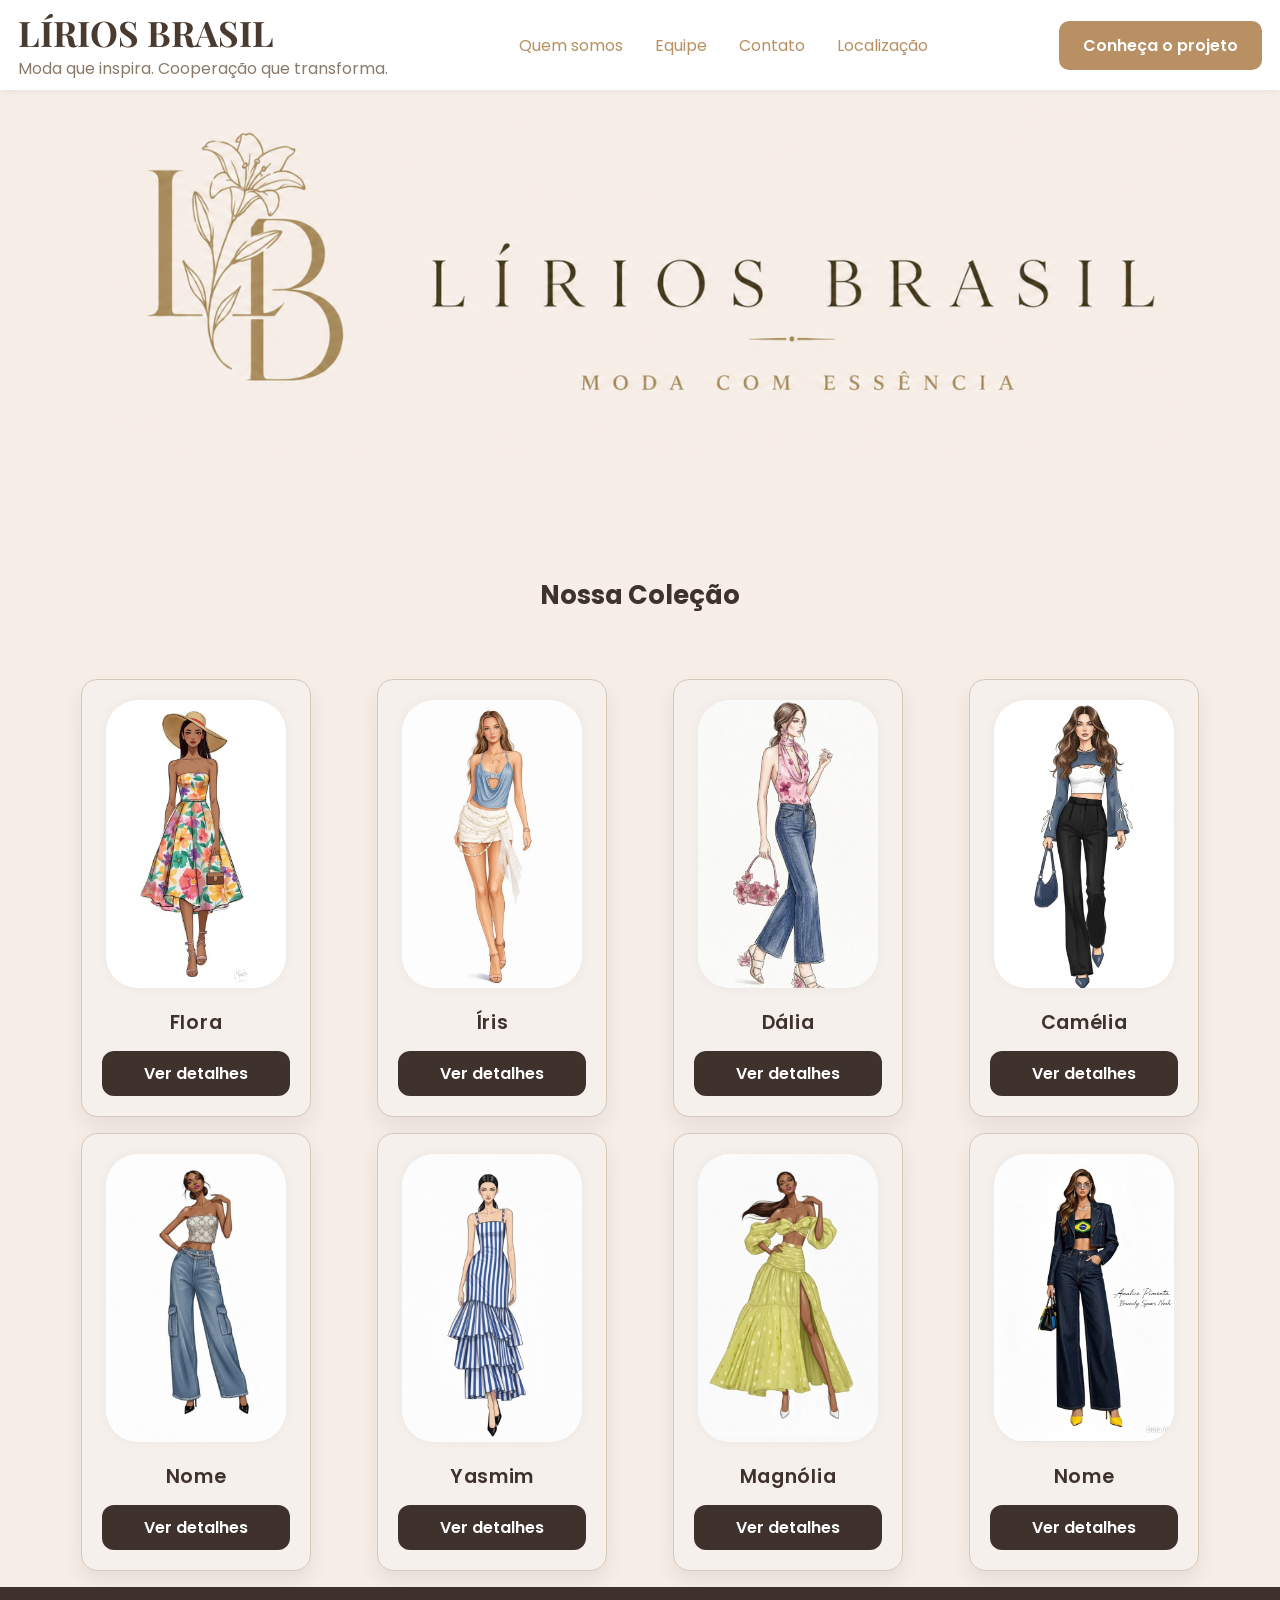
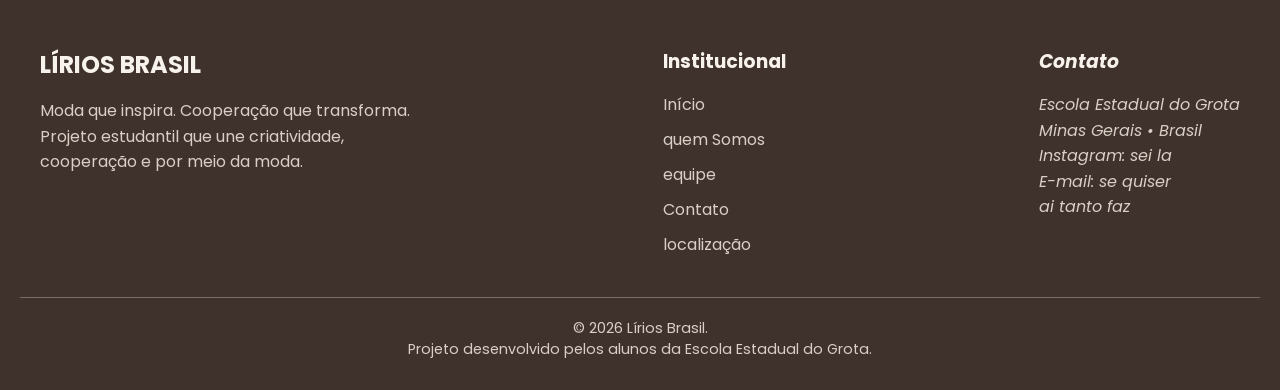
<file: pagina-principal/index.html>
<!DOCTYPE html>
<html lang="pt-BR">
<head>
    <meta charset="UTF-8">
    <meta name="viewport" content="width=device-width, initial-scale=1.0">
    <title>Lírios Brasil</title>

    <link rel="stylesheet" href="css/style.css">
    <link rel="stylesheet" href="css/basic.css">
    <link rel="stylesheet" href="css/cards.css">
    <link rel="stylesheet" href="css/scripts.css">
</head>
<body>
    <header id="inicio">
        <div class="logo">
            <h1>LÍRIOS BRASIL</h1>
            <p>Moda que inspira. Cooperação que transforma.</p>
        </div>
        <div id="ativo">
            <nav class="navegacao">
                <a href="paginas-navegacao/quem-somos.html" rel="next" target="_self">Quem somos</a>
                <a href="#" class="desenvolvimento">Equipe</a>
                <a href="#secao-contato">Contato</a>
                <a href="#" class="desenvolvimento">Localização</a>
            </nav>
        </div>
        <a href="#" class="botao">Conheça o projeto</a>
        <button id="barra-lateral" aria-label="Abrir menu">
            ☰
        </button>
    </header>
    <main class="container">
        <section class="banner"></section>
        <!-- <div class="controle-tamanho">
            <section class="apresentacao">
                <h2>Conheça a Lírios Brasil</h2>
                <p class="slogan">Moda que inspira. Cooperação que transforma. lorem</p>
                <p> Texto introutorio pra conhecer um pouco sobre a marca. Lorem ipsum dolor sit amet consectetur adipisicing elit. Aut iste itaque neque tempora quam hic earum magni nobis fuga, beatae perferendis quo sequi quasi error explicabo necessitatibus odio, nulla repellat! Lorem ipsum dolor sit amet consectetur, adipisicing elit. Repellendus provident sapiente nostrum voluptates maiores harum ullam ipsam quam doloremque vel dolor, impedit odio minus. Dignissimos vel sed facilis at aut?</p>
            </section>
        </div> -->
        <section class="colecao">
             <div class="titulo-colecao">
                <h2>Nossa Coleção</h2> 
                <!-- TEXTO/MUDAR TÍTULO -->
            </div>
            <section class="galeria">
                <div class="modelo">
                    <img src="imagens/roupas/roupa1.jpeg" alt="Modelo de roupa feminina 1" class="fotos">
                    <div class="item-flex">
                        <h3>Flora</h3>
                        <a href="modelos-de-roupas/flora.html" class="compra">Ver detalhes</a>
                    </div>
                </div>
                <div class="modelo">
                    <img src="imagens/roupas/roupa2.jpeg" alt="Modelo de roupa feminina 2" class="fotos">
                    <div class="item-flex">
                        <h3>Íris</h3>
                        <a href="modelos-de-roupas/iris.html" class="compra">Ver detalhes</a>
                    </div>
                </div>

                <div class="modelo">
                    <img src="imagens/roupas/roupa3.jpeg" alt="Modelo de roupa feminina 3" class="fotos">
                    <div class="item-flex">
                        <h3>Dália</h3>
                        <a href="modelos-de-roupas/dalia.html" class="compra">Ver detalhes</a>
                    </div>
                </div>

                <div class="modelo">
                    <img src="imagens/roupas/roupa4.jpeg" alt="Modelo de roupa feminina 4" class="fotos">
                    <div class="item-flex">
                        <h3>Camélia</h3>
                        <a href="modelos-de-roupas/camelia.html" class="compra">Ver detalhes</a>
                    </div>
                </div>

                <div class="modelo">
                    <img src="imagens/roupas/roupa5.jpeg" alt="Modelo de roupa feminina 5" class="fotos">
                    <div class="item-flex">
                        <h3>Nome</h3>
                        <a href="modelos-de-roupas/indef1.html" class="compra">Ver detalhes</a>
                    </div>
                </div>

                <div class="modelo">
                    <img src="imagens/roupas/roupa6.jpeg" alt="Modelo de roupa feminina 6" class="fotos">
                    <div class="item-flex">
                        <h3>Yasmim</h3>
                        <a href="modelos-de-roupas/yasmim.html" class="compra">Ver detalhes</a>
                    </div>
                </div>

                <div class="modelo">
                    <img src="imagens/roupas/roupa7.jpeg" alt="Modelo de roupa feminina 7" class="fotos">
                    <div class="item-flex">
                        <h3>Magnólia</h3>
                        <a href="modelos-de-roupas/magnolia.html" class="compra">Ver detalhes</a>
                    </div>
                </div>
                <div class="modelo">
                    <img src="imagens/roupas/roupa8.jpeg" alt="Modelo de roupa feminina 8" class="fotos">
                    <div class="item-flex">
                        <h3>Nome</h3>
                        <a href="modelos-de-roupas/indefbr.html" class="compra">Ver detalhes</a>
                    </div>
                </div>
            </section>
        </section>
    </main>
    <footer>
        <div class="footer-conteudo">
            <section class="sobre-a-marca">
                <h2>LÍRIOS BRASIL</h2>
                <p>Moda que inspira. Cooperação que transforma.</p>
                <p>Projeto estudantil que une  criatividade,<br> cooperação e por meio da moda.</p>
            </section>
            <section>
                <h3>Institucional</h3>
                    <nav>
                        <a href="#inicio">Início</a>
                        <a href="paginas-navegacao/quem-somos.html" rel="next" target="_self">quem Somos</a>
                        <a href="#" class="desenvolvimento">equipe</a>
                        <a href="#secao-contato">Contato</a>
                        <a href="#" class="desenvolvimento">localização</a>
                    </nav>
            </section>
            <section>
                <address id="secao-contato">
                    <h3>Contato</h3>
                    <p>Escola Estadual do Grota</p>
                    <p>Minas Gerais • Brasil</p>
                    <p>Instagram: sei la</p>
                    <p>E-mail: se quiser</p>
                    <p>ai tanto faz</p>
                </address>
            </section>
        </div>
        <div class="copyright">
            <p>© 2026 Lírios Brasil.</p>
            <p>Projeto desenvolvido pelos alunos da Escola Estadual do Grota.</p>
        </div>

    </footer>
    <script src="scrips/scrip.js"></script>
</body>
</html>
</file>
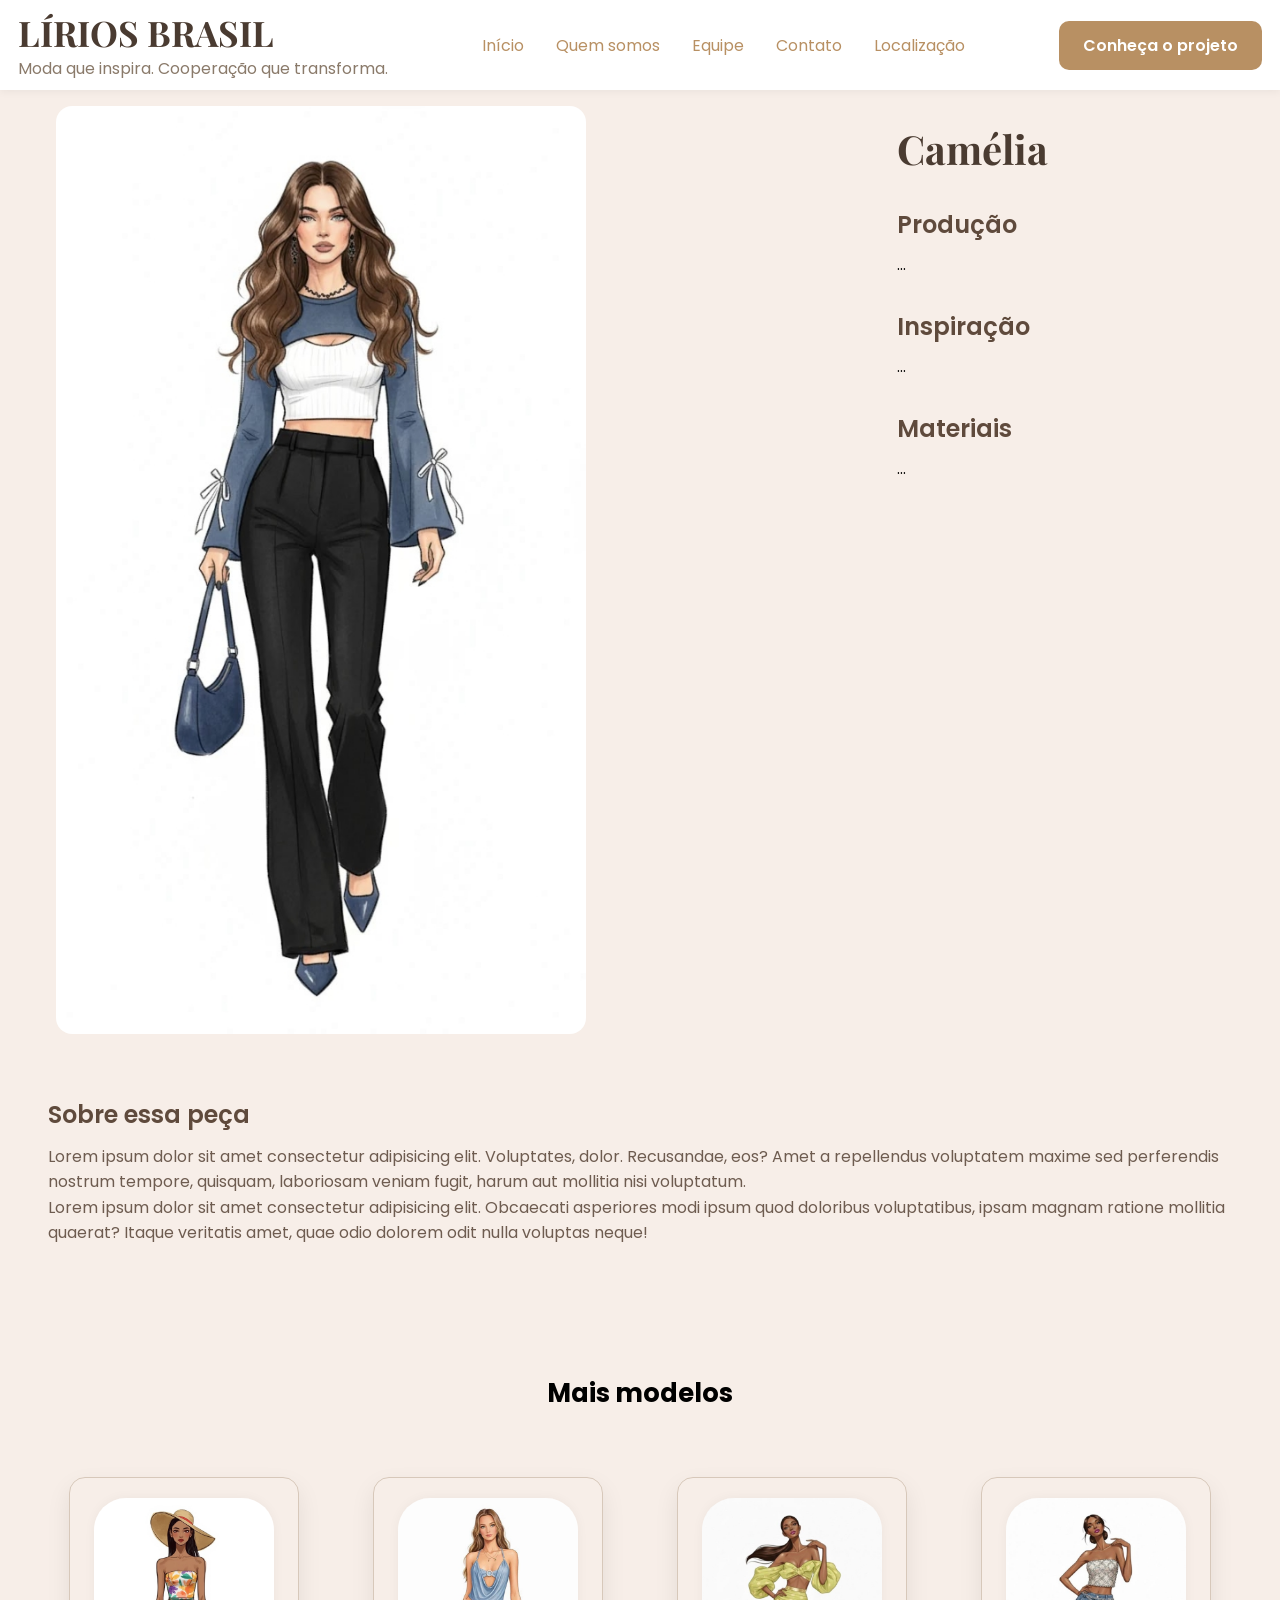
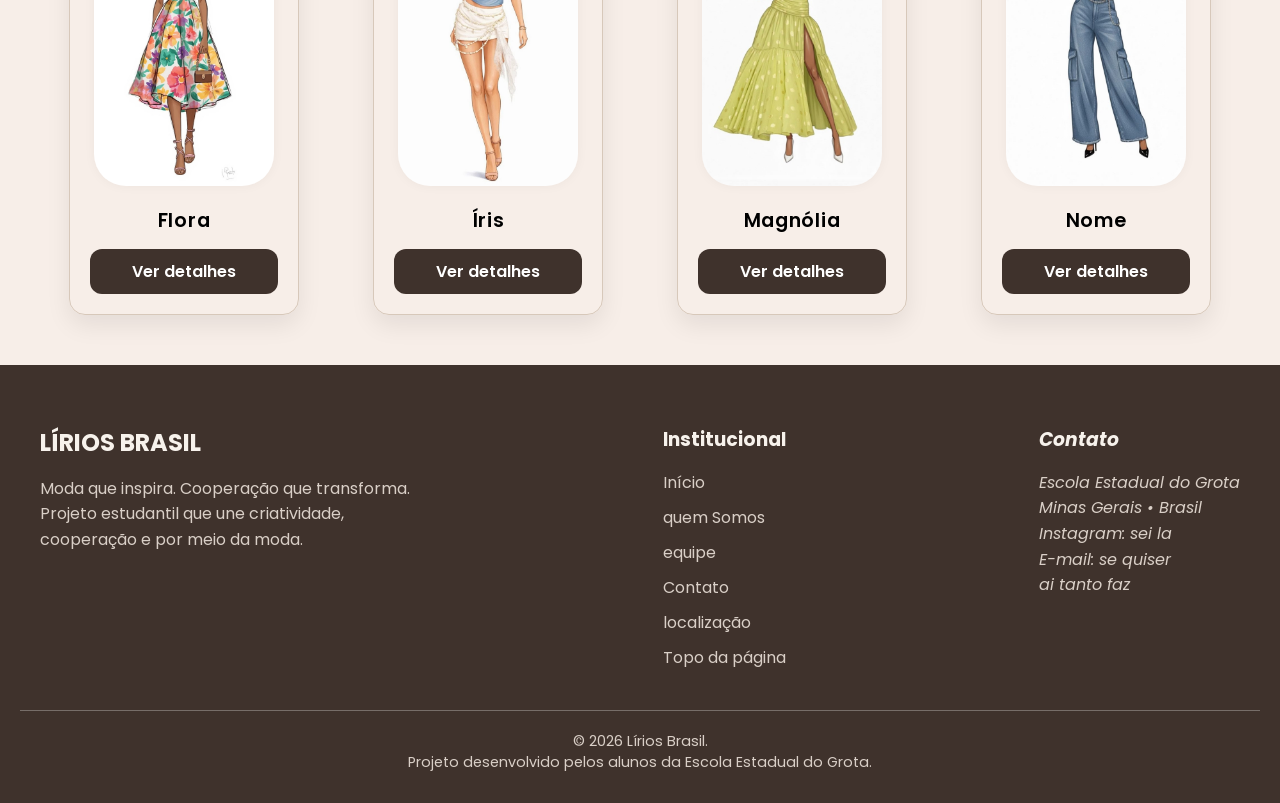
<file: pagina-principal/modelos-de-roupas/camelia.html>
<!DOCTYPE html>
<html lang="pt-BR">
<head>
    <meta charset="UTF-8">
    <meta name="viewport" content="width=device-width, initial-scale=1.0">
    <title>Íris - Lírios Brasil</title>
    <link rel="stylesheet" href="../css/basic.css">
    <link rel="stylesheet" href="../css/modelos.css">
    <link rel="stylesheet" href="../css/cards.css">
    <link rel="stylesheet" href="../css/scripts.css">
</head>
<body>
    <header id="topo">
        <div class="logo">
            <h1>LÍRIOS BRASIL</h1>
            <p>Moda que inspira. Cooperação que transforma.</p>
        </div>
        <div id="ativo">
            <nav class="navegacao">
                <a href="../index.html" rel="prev" target="_self">Início</a>
                <a href="../paginas-navegacao/quem-somos.html" rel="prev" target="_self">Quem somos</a>
                <a href="#" class="desenvolvimento">Equipe</a>
                <a href="#secao-contato">Contato</a>
                <a href="#" class="desenvolvimento">Localização</a>
            </nav>
        </div>
        <a href="#" class="botao">Conheça o projeto</a>
        <button id="barra-lateral" aria-label="Abrir menu">
            ☰
        </button>
    </header>
    <main>

        <!-- COLUNAS -->

        <div class="controle-display">
            <section class="coluna1">
                <div class="modelo-imagem">
                    <img src="../imagens/roupas/roupa4.jpeg" alt="Modelo de roupa feminina 4"> <!-- IMAGEM PRICIPAL DO SITE -->
                </div>
            </section>

            <!-- INFORMAÇÕES DA PEÇA -->

            <section class="coluna2">
                <h2>Camélia</h2>
                <section class="informacao">
                <h3>Produção</h3>
                    <p>...</p>
                </section>
                <section class="informacao">
                    <h3>Inspiração</h3>
                    <p>...</p>
                </section>
                <section class="informacao">
                    <h3>Materiais</h3>
                    <p>...</p>
                </section>
            </section>
        </div>
        <section class="sobre">
            <h2>Sobre essa peça</h2>
            <p>Lorem ipsum dolor sit amet consectetur adipisicing elit. Voluptates, dolor. Recusandae, eos? Amet a repellendus voluptatem maxime sed perferendis nostrum tempore, quisquam, laboriosam veniam fugit, harum aut mollitia nisi voluptatum.</p>
            <p>Lorem ipsum dolor sit amet consectetur adipisicing elit. Obcaecati asperiores modi ipsum quod doloribus voluptatibus, ipsam magnam ratione mollitia quaerat? Itaque veritatis amet, quae odio dolorem odit nulla voluptas neque!</p>
        </section>

        <!-- GALERIA COM OUTROS MODELOS -->

        <section class="colecao">
            <div class="titulo-colecao">
                <h2>Mais modelos</h2>
            </div>
            <section class="galeria">
                <div class="modelo">
                    <img src="../imagens/roupas/roupa1.jpeg" alt="Modelo de roupa feminina 1" class="fotos">
                    <div class="item-flex">
                        <h3>Flora</h3>
                        <a href="flora.html" class="compra">Ver detalhes</a>
                    </div>
                </div>
                <div class="modelo">
                    <img src="../imagens/roupas/roupa2.jpeg" alt="Modelo de roupa feminina 2" class="fotos">
                    <div class="item-flex">
                        <h3>Íris</h3>
                        <a href="iris.html" class="compra">Ver detalhes</a>
                    </div>
                </div>
                 <div class="modelo">
                    <img src="../imagens/roupas/roupa7.jpeg" alt="Modelo de roupa feminina 7" class="fotos">
                    <div class="item-flex">
                        <h3>Magnólia</h3>
                        <a href="magnolia.html" class="compra">Ver detalhes</a>
                    </div>
                 </div>
                 <div class="modelo">
                    <img src="../imagens/roupas/roupa5.jpeg" alt="Modelo de roupa feminina 5" class="fotos">
                    <div class="item-flex">
                        <h3>Nome</h3>
                        <a href="indef1.html" class="compra">Ver detalhes</a>
                    </div>
                 </div>
            </section>
        </section>
    </main>
    <footer>
        <div class="footer-conteudo">
            <section class="sobre-a-marca">
                <h2>LÍRIOS BRASIL</h2>
                <p>Moda que inspira. Cooperação que transforma.</p>
                <p>Projeto estudantil que une  criatividade,<br> cooperação e por meio da moda.</p>
            </section>
            <section>
                <h3>Institucional</h3>
                    <nav>
                        <a href="../index.html">Início</a>
                        <a href="../paginas-navegacao/quem-somos.html" rel="prev" target="_self">quem Somos</a>
                        <a href="#" class="desenvolvimento">equipe</a>
                        <a href="#secao-contato">Contato</a>
                        <a href="#" class="desenvolvimento">localização</a>
                        <a href="#topo">Topo da página</a>
                    </nav>
            </section>
            <section>
                <address id="secao-contato">
                    <h3>Contato</h3>
                    <p>Escola Estadual do Grota</p>
                    <p>Minas Gerais • Brasil</p>
                    <p>Instagram: sei la</p>
                    <p>E-mail: se quiser</p>
                    <p>ai tanto faz</p>
                </address>
            </section>
        </div>
        <div class="copyright">
            <p>© 2026 Lírios Brasil.</p>
            <p>Projeto desenvolvido pelos alunos da Escola Estadual do Grota.</p>
        </div>
    </footer>
    <script src="../scrips/scrip.js"></script>
</body>
</html>

<!-- div.modelo>img.fotos+div.item-flex>h3+a.comprar -->
</file>
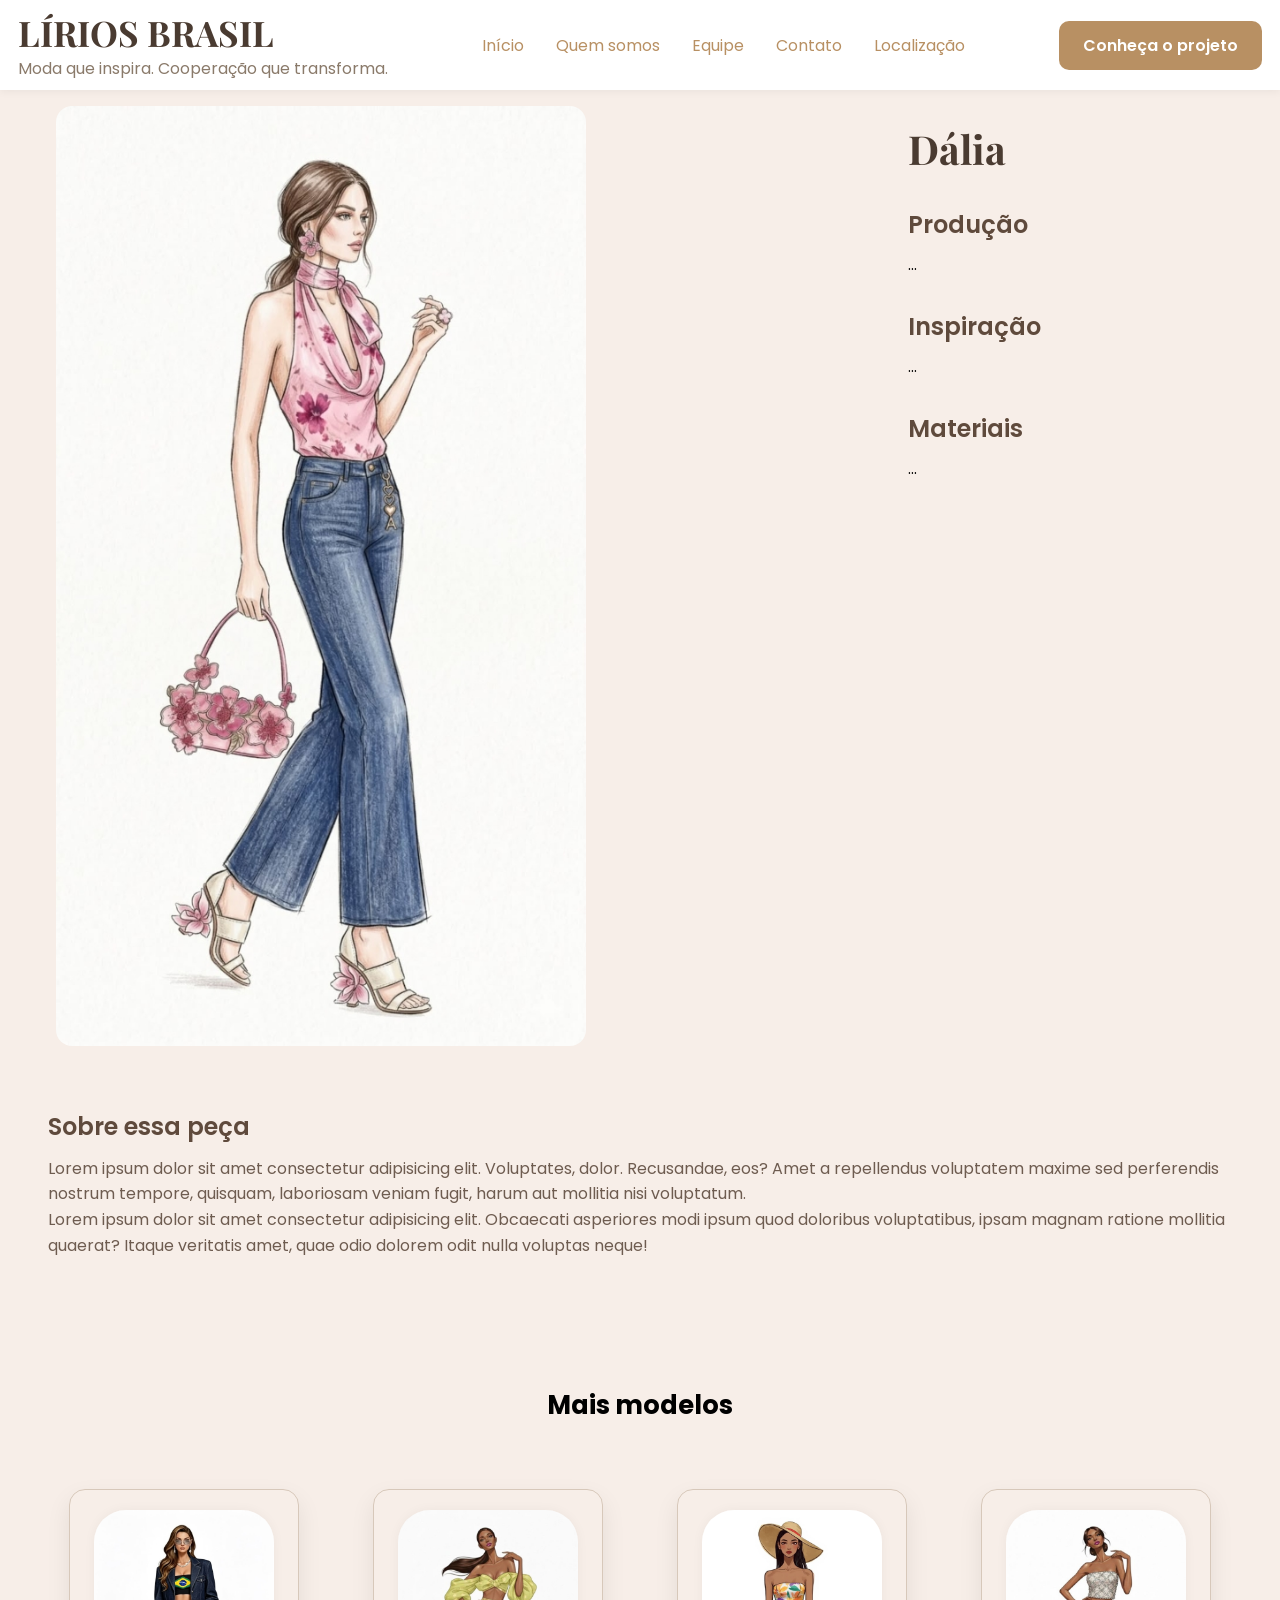
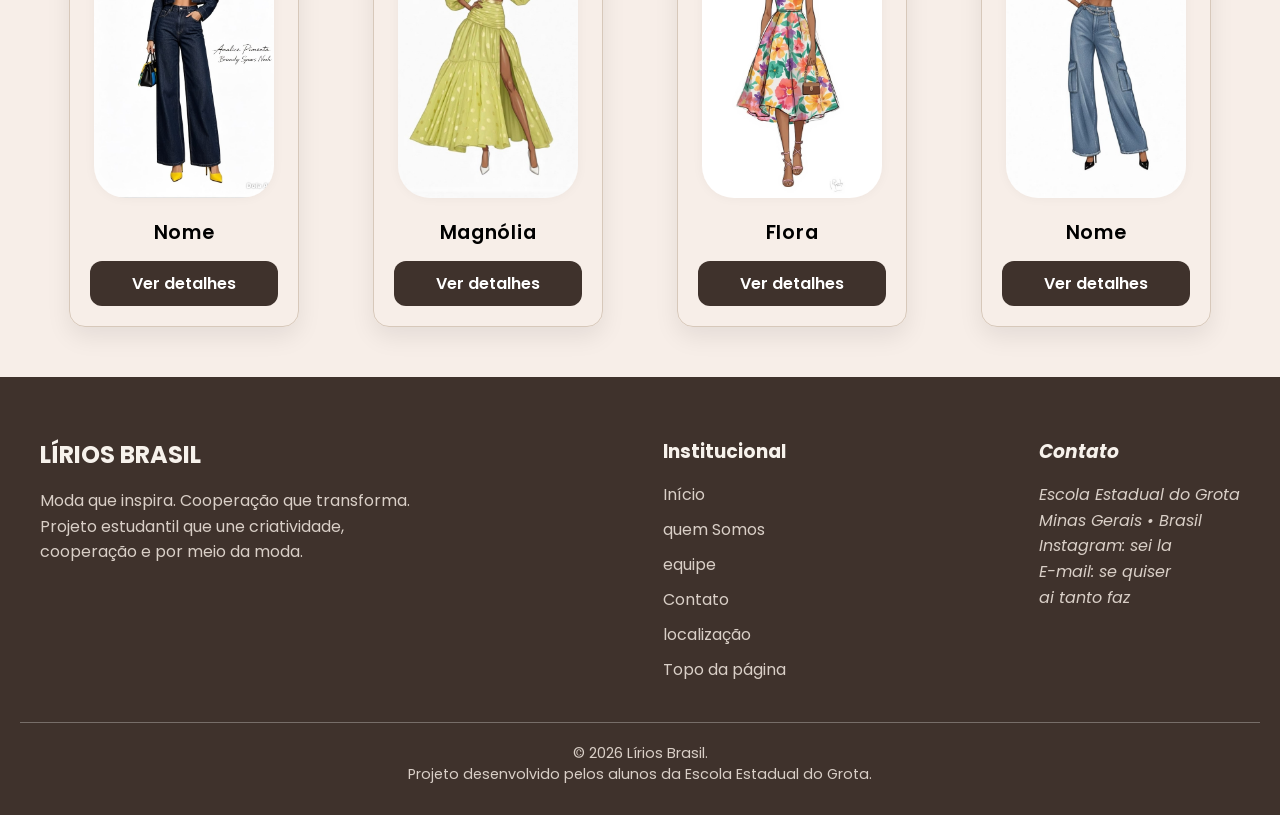
<file: pagina-principal/modelos-de-roupas/dalia.html>
<!DOCTYPE html>
<html lang="pt-BR">
<head>
    <meta charset="UTF-8">
    <meta name="viewport" content="width=device-width, initial-scale=1.0">
    <title>Íris - Lírios Brasil</title>
    <link rel="stylesheet" href="../css/basic.css">
    <link rel="stylesheet" href="../css/modelos.css">
    <link rel="stylesheet" href="../css/cards.css">
    <link rel="stylesheet" href="../css/scripts.css">
</head>
<body>
    <header id="topo">
        <div class="logo">
            <h1>LÍRIOS BRASIL</h1>
            <p>Moda que inspira. Cooperação que transforma.</p>
        </div>
        <div id="ativo">
            <nav class="navegacao">
                <a href="../index.html" rel="prev" target="_self">Início</a>
                <a href="../paginas-navegacao/quem-somos.html" rel="prev" target="_self">Quem somos</a>
                <a href="#" class="desenvolvimento">Equipe</a>
                <a href="#secao-contato">Contato</a>
                <a href="#" class="desenvolvimento">Localização</a>
            </nav>
        </div>
        <a href="#" class="botao">Conheça o projeto</a>
        <button id="barra-lateral" aria-label="Abrir menu">
            ☰
        </button>
    </header>
    <main>

        <!-- COLUNAS -->

        <div class="controle-display">
            <section class="coluna1">
                <div class="modelo-imagem">
                    <img src="../imagens/roupas/roupa3.jpeg" alt="Modelo de roupa feminina 3"> <!-- IMAGEM PRICIPAL DO SITE -->
                </div>
            </section>

            <!-- INFORMAÇÕES DA PEÇA -->

            <section class="coluna2">
                <h2>Dália</h2>
                <section class="informacao">
                <h3>Produção</h3>
                    <p>...</p>
                </section>
                <section class="informacao">
                    <h3>Inspiração</h3>
                    <p>...</p>
                </section>
                <section class="informacao">
                    <h3>Materiais</h3>
                    <p>...</p>
                </section>
            </section>
        </div>
        <section class="sobre">
            <h2>Sobre essa peça</h2>
            <p>Lorem ipsum dolor sit amet consectetur adipisicing elit. Voluptates, dolor. Recusandae, eos? Amet a repellendus voluptatem maxime sed perferendis nostrum tempore, quisquam, laboriosam veniam fugit, harum aut mollitia nisi voluptatum.</p>
            <p>Lorem ipsum dolor sit amet consectetur adipisicing elit. Obcaecati asperiores modi ipsum quod doloribus voluptatibus, ipsam magnam ratione mollitia quaerat? Itaque veritatis amet, quae odio dolorem odit nulla voluptas neque!</p>
        </section>

        <!-- GALERIA COM OUTROS MODELOS -->

        <section class="colecao">
            <div class="titulo-colecao">
                <h2>Mais modelos</h2>
            </div>
            <section class="galeria">
                <div class="modelo">
                    <img src="../imagens/roupas/roupa8.jpeg" alt="Modelo de roupa feminina 8" class="fotos">
                    <div class="item-flex">
                        <h3>Nome</h3>
                        <a href="indefbr.html" class="compra">Ver detalhes</a>
                    </div>
                </div>
                <div class="modelo">
                    <img src="../imagens/roupas/roupa7.jpeg" alt="Modelo de roupa feminina 7" class="fotos">
                    <div class="item-flex">
                        <h3>Magnólia</h3>
                        <a href="magnolia.html" class="compra">Ver detalhes</a>
                    </div>
                </div>
                 <div class="modelo">
                    <img src="../imagens/roupas/roupa1.jpeg" alt="Modelo de roupa feminina 1" class="fotos">
                    <div class="item-flex">
                        <h3>Flora</h3>
                        <a href="flora.html" class="compra">Ver detalhes</a>
                    </div>
                 </div>
                 <div class="modelo">
                    <img src="../imagens/roupas/roupa5.jpeg" alt="Modelo de roupa feminina 5" class="fotos">
                    <div class="item-flex">
                        <h3>Nome</h3>
                        <a href="indef1.html" class="compra">Ver detalhes</a>
                    </div>
                 </div>
            </section>
        </section>
    </main>
    <footer>
        <div class="footer-conteudo">
            <section class="sobre-a-marca">
                <h2>LÍRIOS BRASIL</h2>
                <p>Moda que inspira. Cooperação que transforma.</p>
                <p>Projeto estudantil que une  criatividade,<br> cooperação e por meio da moda.</p>
            </section>
            <section>
                <h3>Institucional</h3>
                    <nav>
                        <a href="../index.html">Início</a>
                        <a href="../paginas-navegacao/quem-somos.html" rel="prev" target="_self">quem Somos</a>
                        <a href="#" class="desenvolvimento">equipe</a>
                        <a href="#secao-contato">Contato</a>
                        <a href="#" class="desenvolvimento">localização</a>
                        <a href="#topo">Topo da página</a>
                    </nav>
            </section>
            <section>
                <address id="secao-contato">
                    <h3>Contato</h3>
                    <p>Escola Estadual do Grota</p>
                    <p>Minas Gerais • Brasil</p>
                    <p>Instagram: sei la</p>
                    <p>E-mail: se quiser</p>
                    <p>ai tanto faz</p>
                </address>
            </section>
        </div>
        <div class="copyright">
            <p>© 2026 Lírios Brasil.</p>
            <p>Projeto desenvolvido pelos alunos da Escola Estadual do Grota.</p>
        </div>
    </footer>
    <script src="../scrips/scrip.js"></script>
</body>
</html>

<!-- div.modelo>img.fotos+div.item-flex>h3+a.comprar -->
</file>
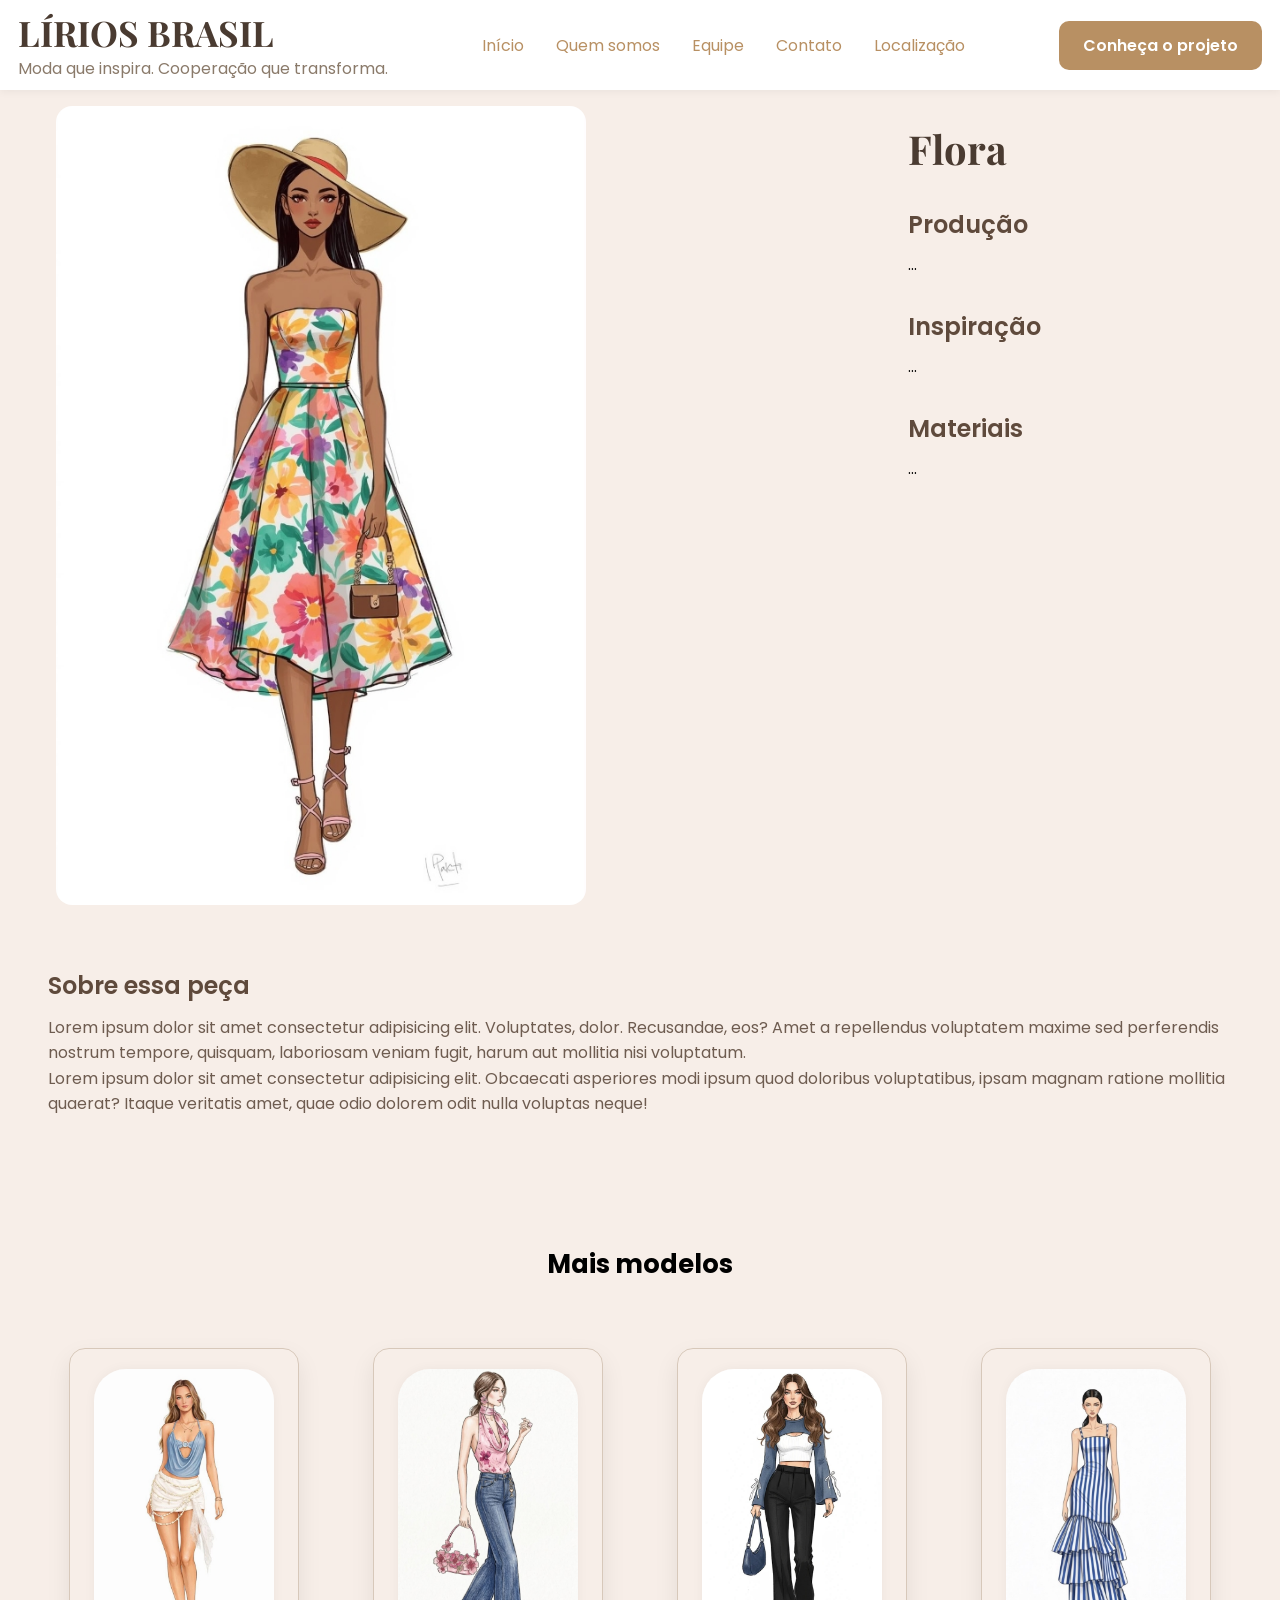
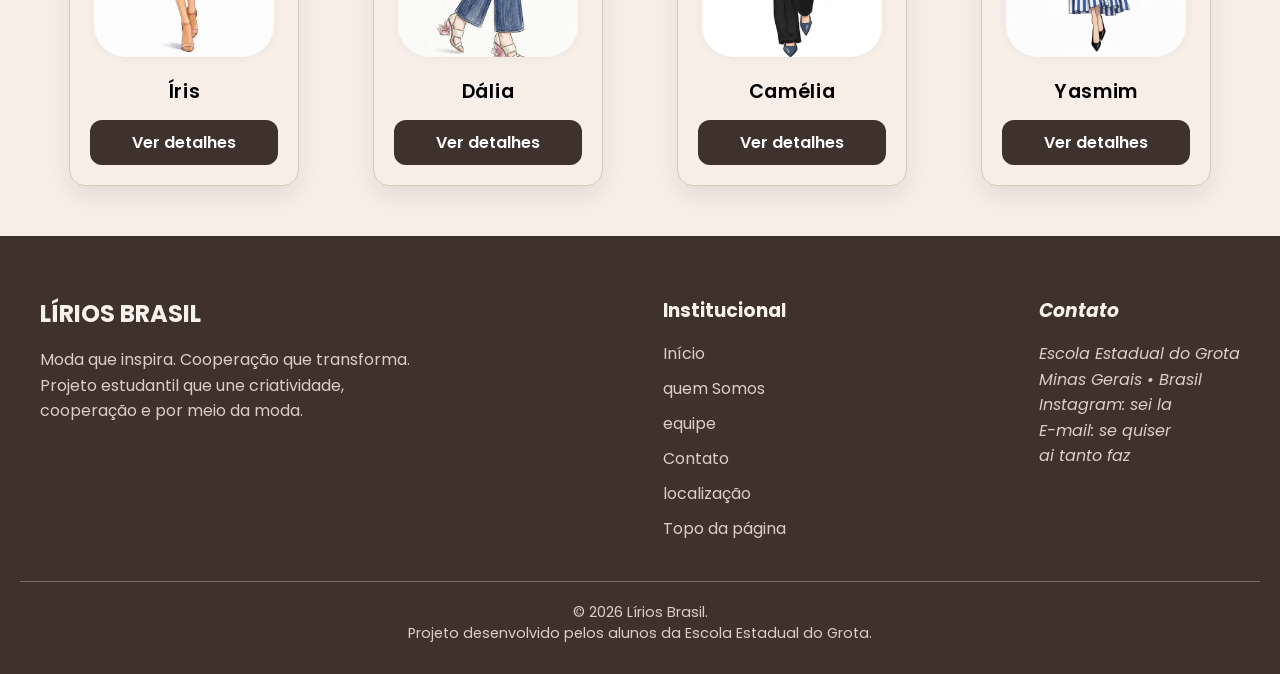
<file: pagina-principal/modelos-de-roupas/flora.html>
<!DOCTYPE html>
<html lang="pt-BR">
<head>
    <meta charset="UTF-8">
    <meta name="viewport" content="width=device-width, initial-scale=1.0">
    <title>Flora - Lírios Brasil</title>
    <link rel="stylesheet" href="../css/basic.css">
    <link rel="stylesheet" href="../css/modelos.css">
    <link rel="stylesheet" href="../css/cards.css">
    <link rel="stylesheet" href="../css/scripts.css">
</head>
<body>
    <header id="topo">
        <div class="logo">
            <h1>LÍRIOS BRASIL</h1>
            <p>Moda que inspira. Cooperação que transforma.</p>
        </div>
        <div id="ativo">
            <nav class="navegacao">
                <a href="../index.html" rel="prev" target="_self">Início</a>
                <a href="paginas-navegacao/quem-somos.html" rel="next" target="_self">Quem somos</a>
                <a href="#">Equipe</a>
                <a href="#secao-contato">Contato</a>
                <a href="#">Localização</a>
            </nav>
        </div>
        <a href="#" class="botao">Conheça o projeto</a>
        <button id="barra-lateral" aria-label="Abrir menu">
            ☰
        </button>
    </header>
    <main>
        <div class="controle-display">
            <section class="coluna1">
                <div class="modelo-imagem">
                    <img src="../imagens/roupas/roupa1.jpeg" alt="Modelo de roupa feminina 1">
                </div>
            </section>
            <section class="coluna2">
                <h2>Flora</h2>
                <section class="informacao">
                <h3>Produção</h3>
                    <p>...</p>
                </section>
                <section class="informacao">
                    <h3>Inspiração</h3>
                    <p>...</p>
                </section>
                <section class="informacao">
                    <h3>Materiais</h3>
                    <p>...</p>
                </section>
            </section>
        </div>
        <section class="sobre">
            <h2>Sobre essa peça</h2>
            <p>Lorem ipsum dolor sit amet consectetur adipisicing elit. Voluptates, dolor. Recusandae, eos? Amet a repellendus voluptatem maxime sed perferendis nostrum tempore, quisquam, laboriosam veniam fugit, harum aut mollitia nisi voluptatum.</p>
            <p>Lorem ipsum dolor sit amet consectetur adipisicing elit. Obcaecati asperiores modi ipsum quod doloribus voluptatibus, ipsam magnam ratione mollitia quaerat? Itaque veritatis amet, quae odio dolorem odit nulla voluptas neque!</p>
        </section>
        <section class="colecao">
            <div class="titulo-colecao">
                <h2>Mais modelos</h2>
            </div>
            <section class="galeria">
                <div class="modelo">
                    <img src="../imagens/roupas/roupa2.jpeg" alt="Modelo de roupa feminina 2" class="fotos">
                    <div class="item-flex">
                        <h3>Íris</h3>
                        <a href="#" class="compra">Ver detalhes</a>
                    </div>
                </div>
                <div class="modelo">
                    <img src="../imagens/roupas/roupa3.jpeg" alt="Modelo de roupa feminina 3" class="fotos">
                    <div class="item-flex">
                        <h3>Dália</h3>
                        <a href="#" class="compra">Ver detalhes</a>
                    </div>
                </div>
                 <div class="modelo">
                    <img src="../imagens/roupas/roupa4.jpeg" alt="Modelo de roupa feminina 4" class="fotos">
                    <div class="item-flex">
                        <h3>Camélia</h3>
                        <a href="#" class="compra">Ver detalhes</a>
                    </div>
                 </div>
                 <div class="modelo">
                    <img src="../imagens/roupas/roupa6.jpeg" alt="Modelo de roupa feminina 6" class="fotos">
                    <div class="item-flex">
                        <h3>Yasmim</h3>
                        <a href="#" class="compra">Ver detalhes</a>
                    </div>
                 </div>
            </section>
        </section>
    </main>
    <footer>
        <div class="footer-conteudo">
            <section class="sobre-a-marca">
                <h2>LÍRIOS BRASIL</h2>
                <p>Moda que inspira. Cooperação que transforma.</p>
                <p>Projeto estudantil que une  criatividade,<br> cooperação e por meio da moda.</p>
            </section>
            <section>
                <h3>Institucional</h3>
                    <nav>
                        <a href="../index.html">Início</a>
                        <a href="paginas-navegacao/quem-somos.html" rel="next" target="_self">quem Somos</a>
                        <a href="#">equipe</a>
                        <a href="#secao-contato">Contato</a>
                        <a href="#">localização</a>
                        <a href="#topo">Topo da página</a>
                    </nav>
            </section>
            <section>
                <address id="secao-contato">
                    <h3>Contato</h3>
                    <p>Escola Estadual do Grota</p>
                    <p>Minas Gerais • Brasil</p>
                    <p>Instagram: sei la</p>
                    <p>E-mail: se quiser</p>
                    <p>ai tanto faz</p>
                </address>
            </section>
        </div>
        <div class="copyright">
            <p>© 2026 Lírios Brasil.</p>
            <p>Projeto desenvolvido pelos alunos da Escola Estadual do Grota.</p>
        </div>
    </footer>
    <script src="../scrips/scrip.js"></script>
</body>
</html>

<!-- div.modelo>img.fotos+div.item-flex>h3+a.comprar -->
</file>
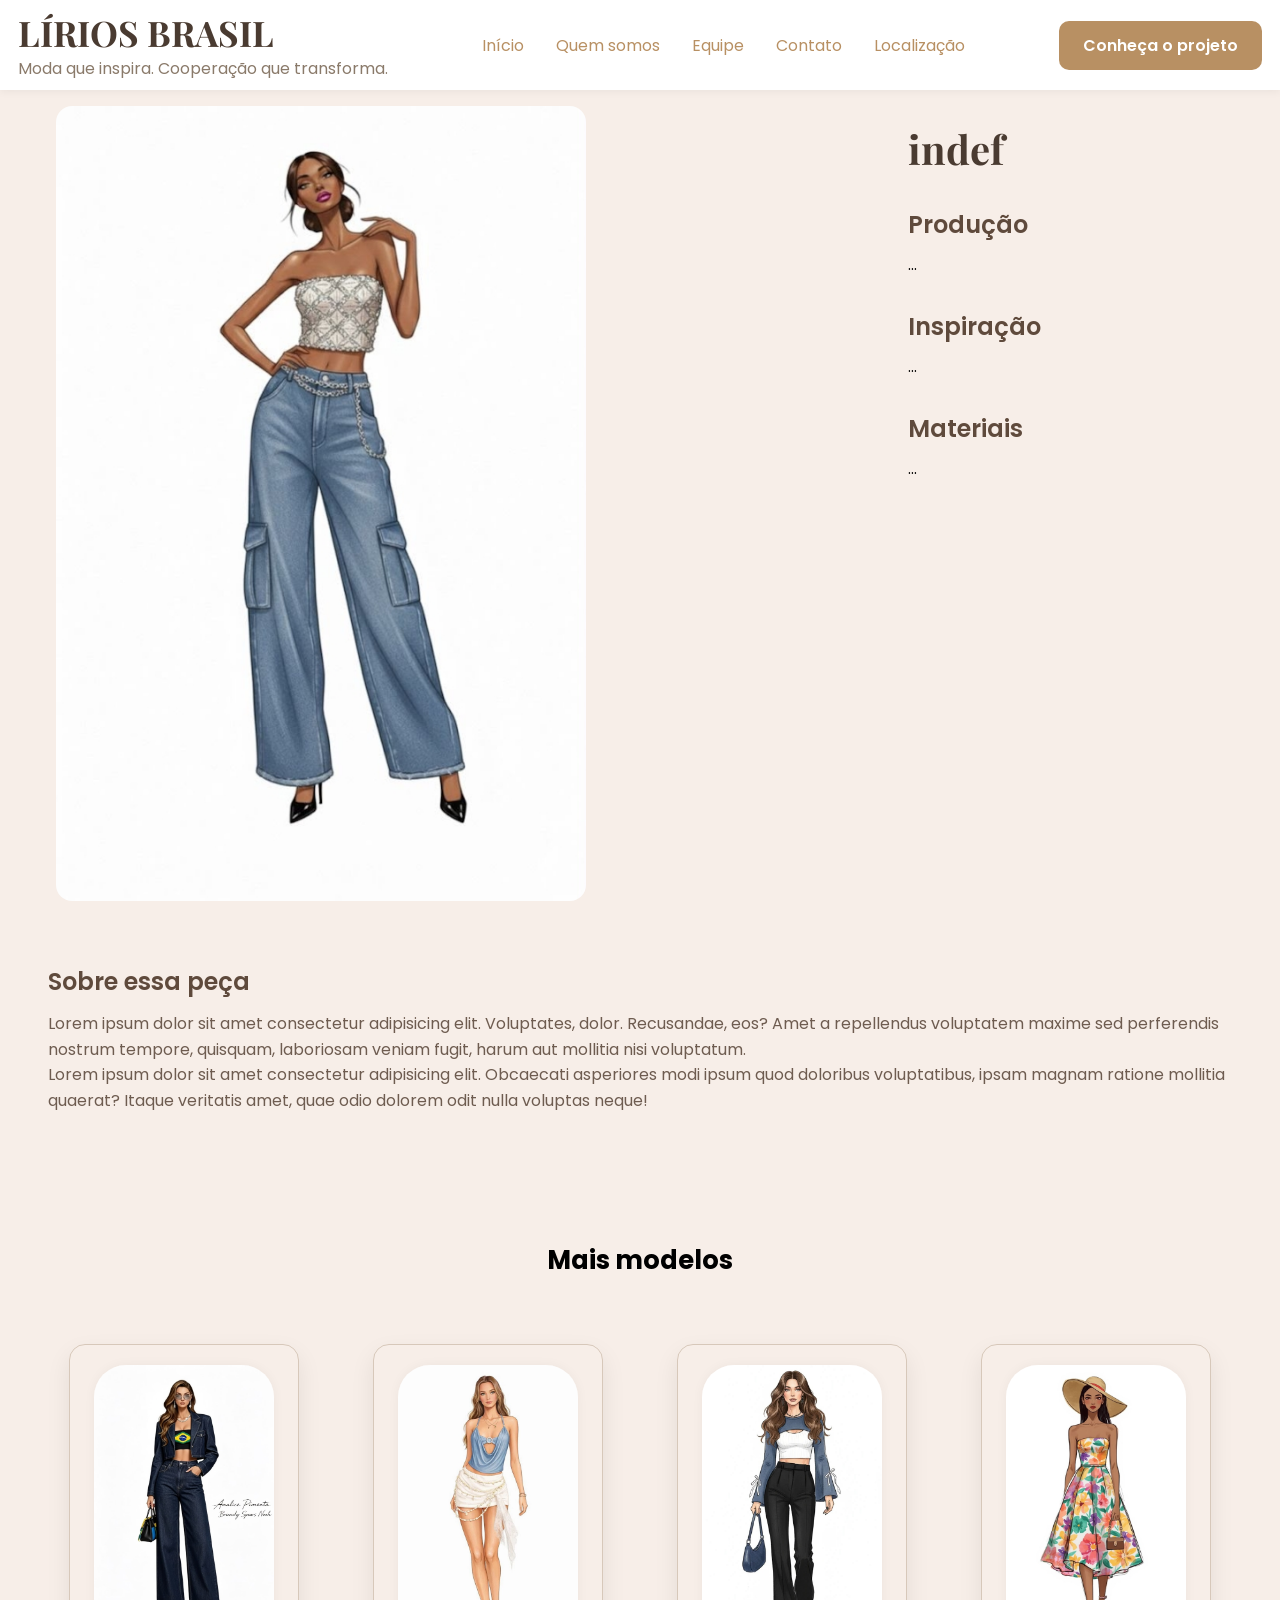
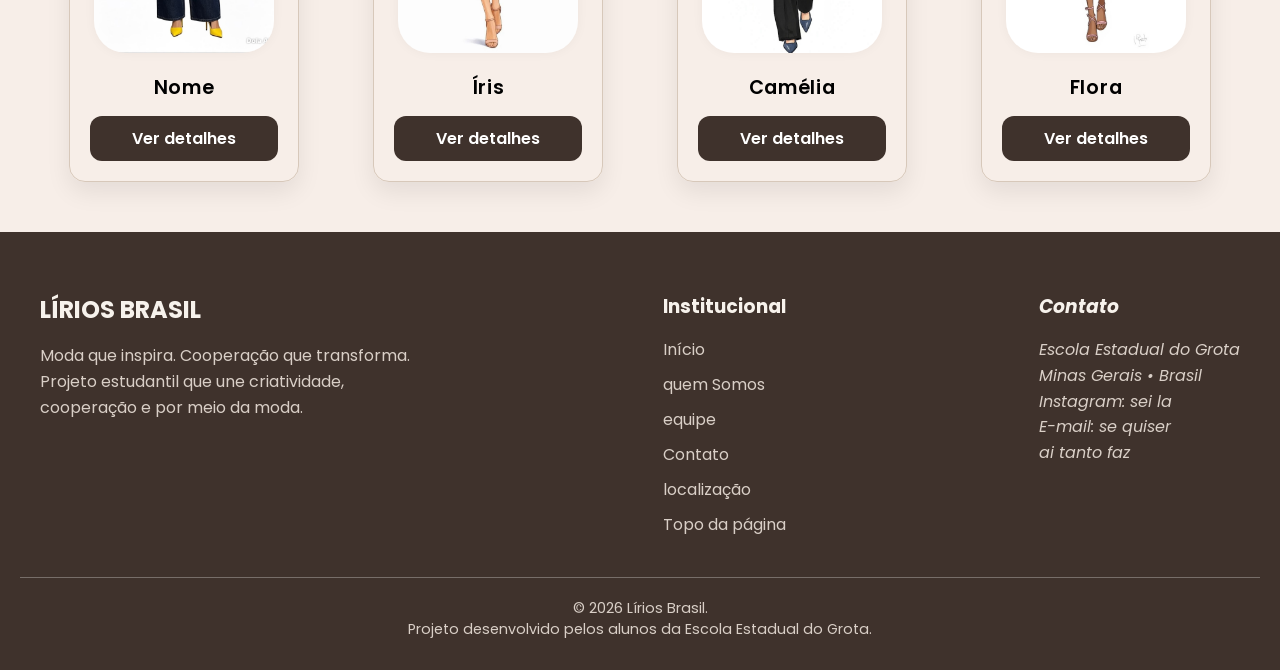
<file: pagina-principal/modelos-de-roupas/indef1.html>
<!DOCTYPE html>
<html lang="pt-BR">
<head>
    <meta charset="UTF-8">
    <meta name="viewport" content="width=device-width, initial-scale=1.0">
    <title>Íris - Lírios Brasil</title>
    <link rel="stylesheet" href="../css/basic.css">
    <link rel="stylesheet" href="../css/modelos.css">
    <link rel="stylesheet" href="../css/cards.css">
    <link rel="stylesheet" href="../css/scripts.css">
</head>
<body>
    <header id="topo">
        <div class="logo">
            <h1>LÍRIOS BRASIL</h1>
            <p>Moda que inspira. Cooperação que transforma.</p>
        </div>
        <div id="ativo">
            <nav class="navegacao">
                <a href="../index.html" rel="prev" target="_self">Início</a>
                <a href="../paginas-navegacao/quem-somos.html" rel="prev" target="_self">Quem somos</a>
                <a href="#" class="desenvolvimento">Equipe</a>
                <a href="#secao-contato">Contato</a>
                <a href="#" class="desenvolvimento">Localização</a>
            </nav>
        </div>
        <a href="#" class="botao">Conheça o projeto</a>
        <button id="barra-lateral" aria-label="Abrir menu">
            ☰
        </button>
    </header>
    <main>

        <!-- COLUNAS -->

        <div class="controle-display">
            <section class="coluna1">
                <div class="modelo-imagem">
                    <img src="../imagens/roupas/roupa5.jpeg" alt="Modelo de roupa feminina 5"> <!-- IMAGEM PRICIPAL DO SITE -->
                </div>
            </section>

            <!-- INFORMAÇÕES DA PEÇA -->

            <section class="coluna2">
                <h2>indef</h2>
                <section class="informacao">
                <h3>Produção</h3>
                    <p>...</p>
                </section>
                <section class="informacao">
                    <h3>Inspiração</h3>
                    <p>...</p>
                </section>
                <section class="informacao">
                    <h3>Materiais</h3>
                    <p>...</p>
                </section>
            </section>
        </div>
        <section class="sobre">
            <h2>Sobre essa peça</h2>
            <p>Lorem ipsum dolor sit amet consectetur adipisicing elit. Voluptates, dolor. Recusandae, eos? Amet a repellendus voluptatem maxime sed perferendis nostrum tempore, quisquam, laboriosam veniam fugit, harum aut mollitia nisi voluptatum.</p>
            <p>Lorem ipsum dolor sit amet consectetur adipisicing elit. Obcaecati asperiores modi ipsum quod doloribus voluptatibus, ipsam magnam ratione mollitia quaerat? Itaque veritatis amet, quae odio dolorem odit nulla voluptas neque!</p>
        </section>

        <!-- GALERIA COM OUTROS MODELOS -->

        <section class="colecao">
            <div class="titulo-colecao">
                <h2>Mais modelos</h2>
            </div>
            <section class="galeria">
                <div class="modelo">
                    <img src="../imagens/roupas/roupa8.jpeg" alt="Modelo de roupa feminina 8" class="fotos">
                    <div class="item-flex">
                        <h3>Nome</h3>
                        <a href="indefbr.html" class="compra">Ver detalhes</a>
                    </div>
                </div>
                <div class="modelo">
                    <img src="../imagens/roupas/roupa2.jpeg" alt="Modelo de roupa feminina 2" class="fotos">
                    <div class="item-flex">
                        <h3>Íris</h3>
                        <a href="iris.html" class="compra">Ver detalhes</a>
                    </div>
                </div>
                 <div class="modelo">
                    <img src="../imagens/roupas/roupa4.jpeg" alt="Modelo de roupa feminina 4" class="fotos">
                    <div class="item-flex">
                        <h3>Camélia</h3>
                        <a href="camelia.html" class="compra">Ver detalhes</a>
                    </div>
                 </div>
                 <div class="modelo">
                    <img src="../imagens/roupas/roupa1.jpeg" alt="Modelo de roupa feminina 1" class="fotos">
                    <div class="item-flex">
                        <h3>Flora</h3>
                        <a href="flora.html" class="compra">Ver detalhes</a>
                    </div>
                 </div>
            </section>
        </section>
    </main>
    <footer>
        <div class="footer-conteudo">
            <section class="sobre-a-marca">
                <h2>LÍRIOS BRASIL</h2>
                <p>Moda que inspira. Cooperação que transforma.</p>
                <p>Projeto estudantil que une  criatividade,<br> cooperação e por meio da moda.</p>
            </section>
            <section>
                <h3>Institucional</h3>
                    <nav>
                        <a href="../index.html">Início</a>
                        <a href="../paginas-navegacao/quem-somos.html" rel="prev" target="_self">quem Somos</a>
                        <a href="#" class="desenvolvimento">equipe</a>
                        <a href="#secao-contato">Contato</a>
                        <a href="#" class="desenvolvimento">localização</a>
                        <a href="#topo">Topo da página</a>
                    </nav>
            </section>
            <section>
                <address id="secao-contato">
                    <h3>Contato</h3>
                    <p>Escola Estadual do Grota</p>
                    <p>Minas Gerais • Brasil</p>
                    <p>Instagram: sei la</p>
                    <p>E-mail: se quiser</p>
                    <p>ai tanto faz</p>
                </address>
            </section>
        </div>
        <div class="copyright">
            <p>© 2026 Lírios Brasil.</p>
            <p>Projeto desenvolvido pelos alunos da Escola Estadual do Grota.</p>
        </div>
    </footer>
    <script src="../scrips/scrip.js"></script>
</body>
</html>

<!-- div.modelo>img.fotos+div.item-flex>h3+a.comprar -->
</file>
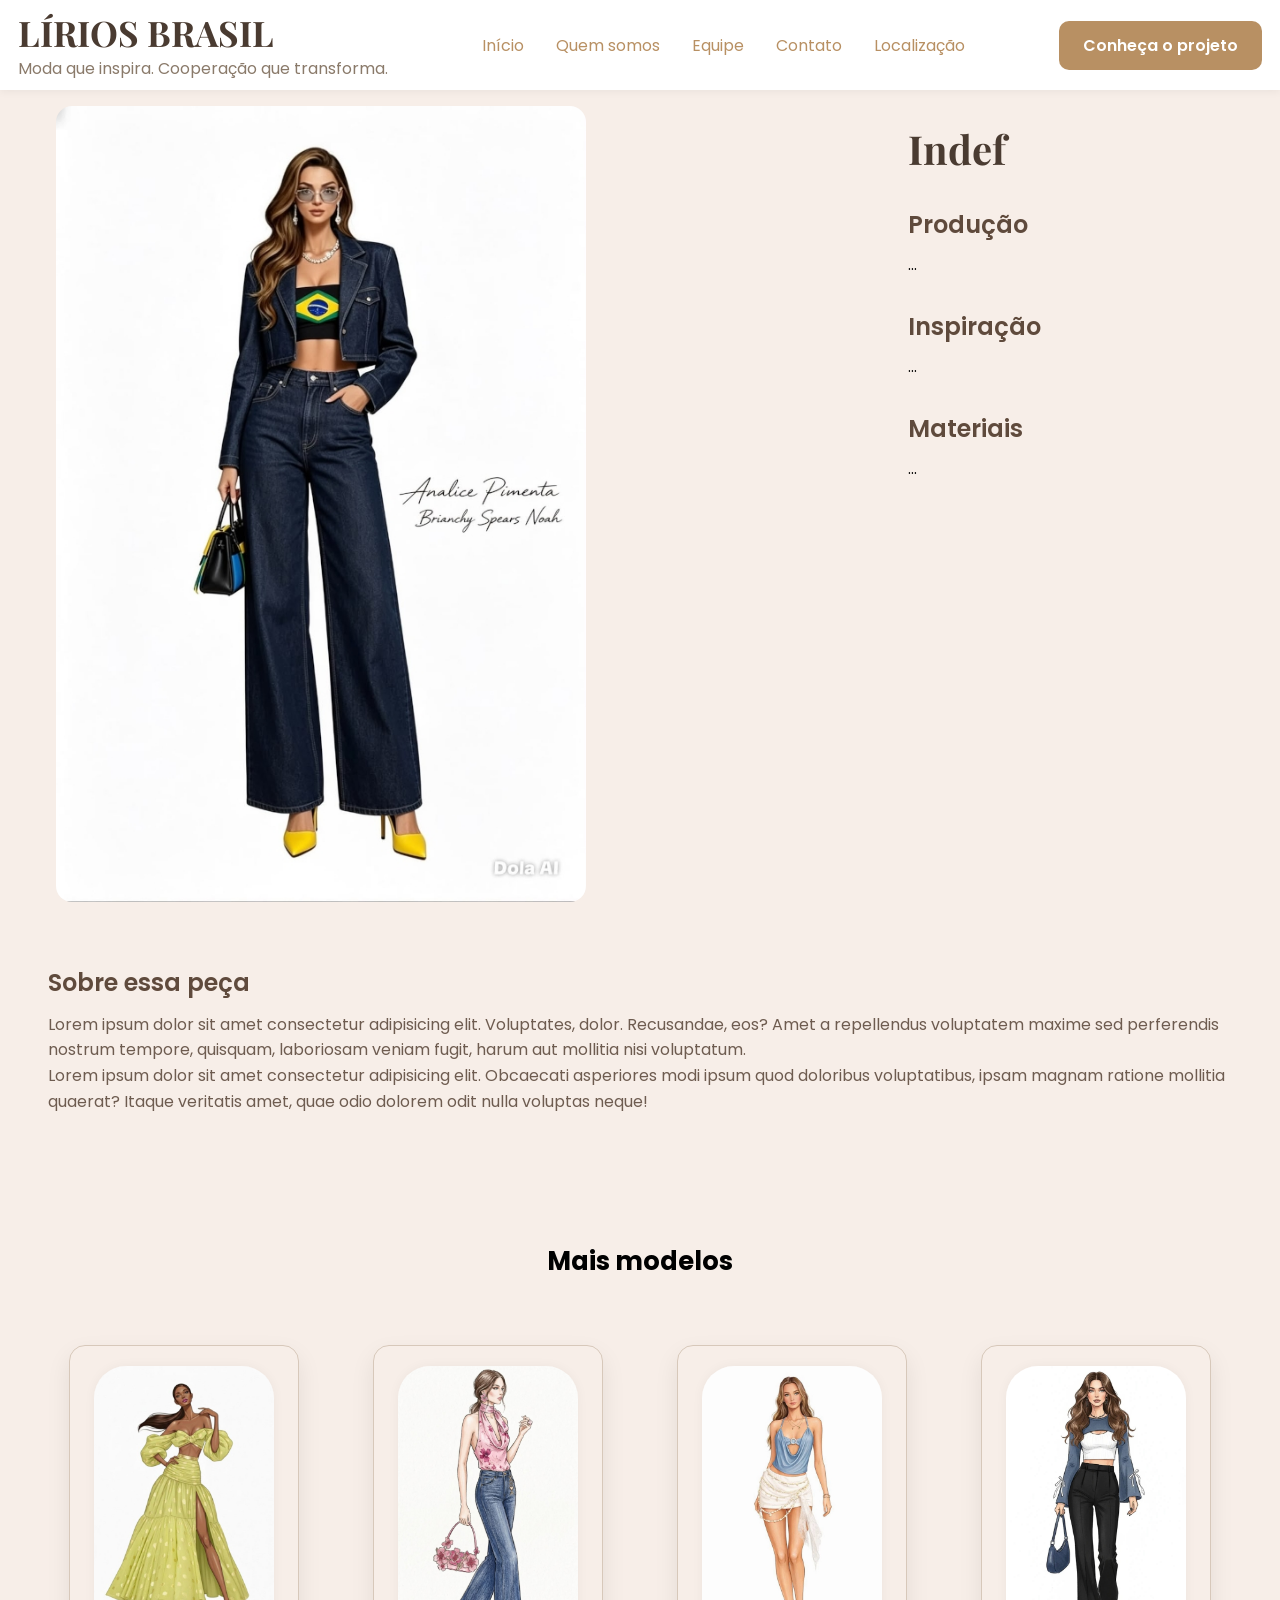
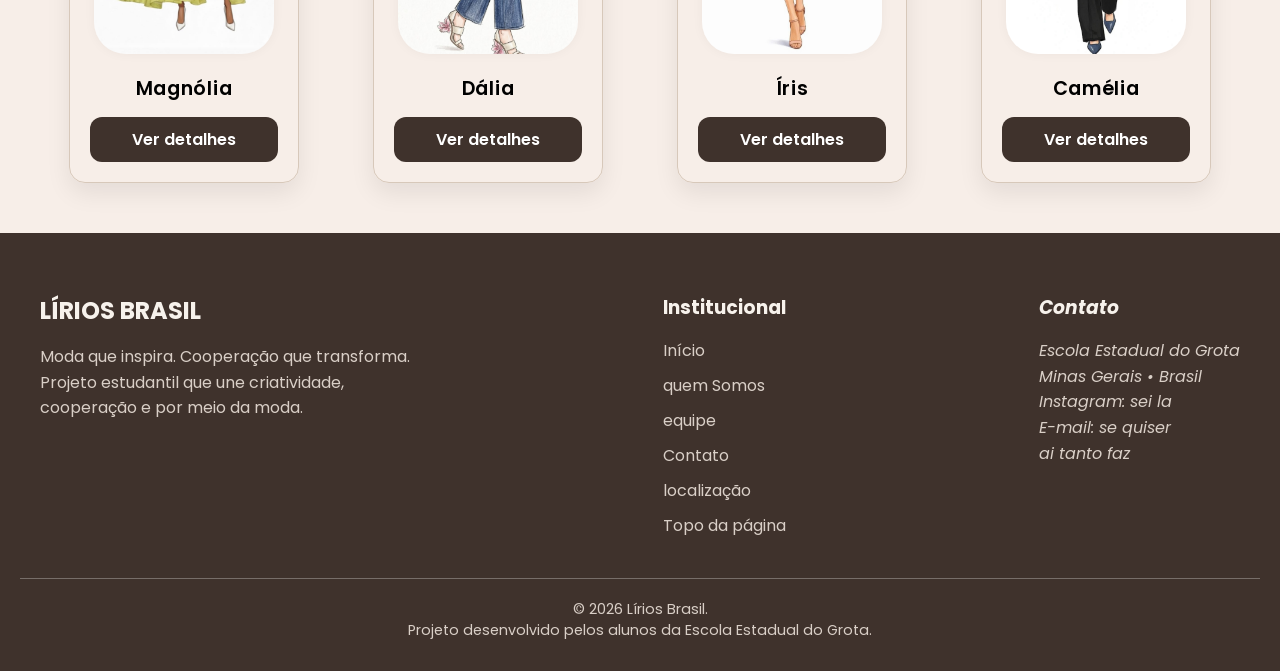
<file: pagina-principal/modelos-de-roupas/indefbr.html>
<!DOCTYPE html>
<html lang="pt-BR">
<head>
    <meta charset="UTF-8">
    <meta name="viewport" content="width=device-width, initial-scale=1.0">
    <title>Íris - Lírios Brasil</title>
    <link rel="stylesheet" href="../css/basic.css">
    <link rel="stylesheet" href="../css/modelos.css">
    <link rel="stylesheet" href="../css/cards.css">
    <link rel="stylesheet" href="../css/scripts.css">
</head>
<body>
    <header id="topo">
        <div class="logo">
            <h1>LÍRIOS BRASIL</h1>
            <p>Moda que inspira. Cooperação que transforma.</p>
        </div>
        <div id="ativo">
            <nav class="navegacao">
                <a href="../index.html" rel="prev" target="_self">Início</a>
                <a href="../paginas-navegacao/quem-somos.html" rel="prev" target="_self">Quem somos</a>
                <a href="#" class="desenvolvimento">Equipe</a>
                <a href="#secao-contato">Contato</a>
                <a href="#" class="desenvolvimento">Localização</a>
            </nav>
        </div>
        <a href="#" class="botao">Conheça o projeto</a>
        <button id="barra-lateral" aria-label="Abrir menu">
            ☰
        </button>
    </header>
    <main>

        <!-- COLUNAS -->

        <div class="controle-display">
            <section class="coluna1">
                <div class="modelo-imagem">
                    <img src="../imagens/roupas/roupa8.jpeg" alt="Modelo de roupa feminina 8"> <!-- IMAGEM PRICIPAL DO SITE -->
                </div>
            </section>

            <!-- INFORMAÇÕES DA PEÇA -->

            <section class="coluna2">
                <h2>Indef</h2>
                <section class="informacao">
                <h3>Produção</h3>
                    <p>...</p>
                </section>
                <section class="informacao">
                    <h3>Inspiração</h3>
                    <p>...</p>
                </section>
                <section class="informacao">
                    <h3>Materiais</h3>
                    <p>...</p>
                </section>
            </section>
        </div>
        <section class="sobre">
            <h2>Sobre essa peça</h2>
            <p>Lorem ipsum dolor sit amet consectetur adipisicing elit. Voluptates, dolor. Recusandae, eos? Amet a repellendus voluptatem maxime sed perferendis nostrum tempore, quisquam, laboriosam veniam fugit, harum aut mollitia nisi voluptatum.</p>
            <p>Lorem ipsum dolor sit amet consectetur adipisicing elit. Obcaecati asperiores modi ipsum quod doloribus voluptatibus, ipsam magnam ratione mollitia quaerat? Itaque veritatis amet, quae odio dolorem odit nulla voluptas neque!</p>
        </section>

        <!-- GALERIA COM OUTROS MODELOS -->

        <section class="colecao">
            <div class="titulo-colecao">
                <h2>Mais modelos</h2>
            </div>
            <section class="galeria">
                <div class="modelo">
                    <img src="../imagens/roupas/roupa7.jpeg" alt="Modelo de roupa feminina 7" class="fotos">
                    <div class="item-flex">
                        <h3>Magnólia</h3>
                        <a href="magnolia.html" class="compra">Ver detalhes</a>
                    </div>
                </div>
                <div class="modelo">
                    <img src="../imagens/roupas/roupa3.jpeg" alt="Modelo de roupa feminina 3" class="fotos">
                    <div class="item-flex">
                        <h3>Dália</h3>
                        <a href="dalia.html" class="compra">Ver detalhes</a>
                    </div>
                </div>
                 <div class="modelo">
                    <img src="../imagens/roupas/roupa2.jpeg" alt="Modelo de roupa feminina 2" class="fotos">
                    <div class="item-flex">
                        <h3>Íris</h3>
                        <a href="iris.html" class="compra">Ver detalhes</a>
                    </div>
                 </div>
                 <div class="modelo">
                    <img src="../imagens/roupas/roupa4.jpeg" alt="Modelo de roupa feminina 4" class="fotos">
                    <div class="item-flex">
                        <h3>Camélia</h3>
                        <a href="camelia.html" class="compra">Ver detalhes</a>
                    </div>
                 </div>
            </section>
        </section>
    </main>
    <footer>
        <div class="footer-conteudo">
            <section class="sobre-a-marca">
                <h2>LÍRIOS BRASIL</h2>
                <p>Moda que inspira. Cooperação que transforma.</p>
                <p>Projeto estudantil que une  criatividade,<br> cooperação e por meio da moda.</p>
            </section>
            <section>
                <h3>Institucional</h3>
                    <nav>
                        <a href="../index.html">Início</a>
                        <a href="../paginas-navegacao/quem-somos.html" rel="prev" target="_self">quem Somos</a>
                        <a href="#" class="desenvolvimento">equipe</a>
                        <a href="#secao-contato">Contato</a>
                        <a href="#" class="desenvolvimento">localização</a>
                        <a href="#topo">Topo da página</a>
                    </nav>
            </section>
            <section>
                <address id="secao-contato">
                    <h3>Contato</h3>
                    <p>Escola Estadual do Grota</p>
                    <p>Minas Gerais • Brasil</p>
                    <p>Instagram: sei la</p>
                    <p>E-mail: se quiser</p>
                    <p>ai tanto faz</p>
                </address>
            </section>
        </div>
        <div class="copyright">
            <p>© 2026 Lírios Brasil.</p>
            <p>Projeto desenvolvido pelos alunos da Escola Estadual do Grota.</p>
        </div>
    </footer>
    <script src="../scrips/scrip.js"></script>
</body>
</html>

<!-- div.modelo>img.fotos+div.item-flex>h3+a.comprar -->
</file>
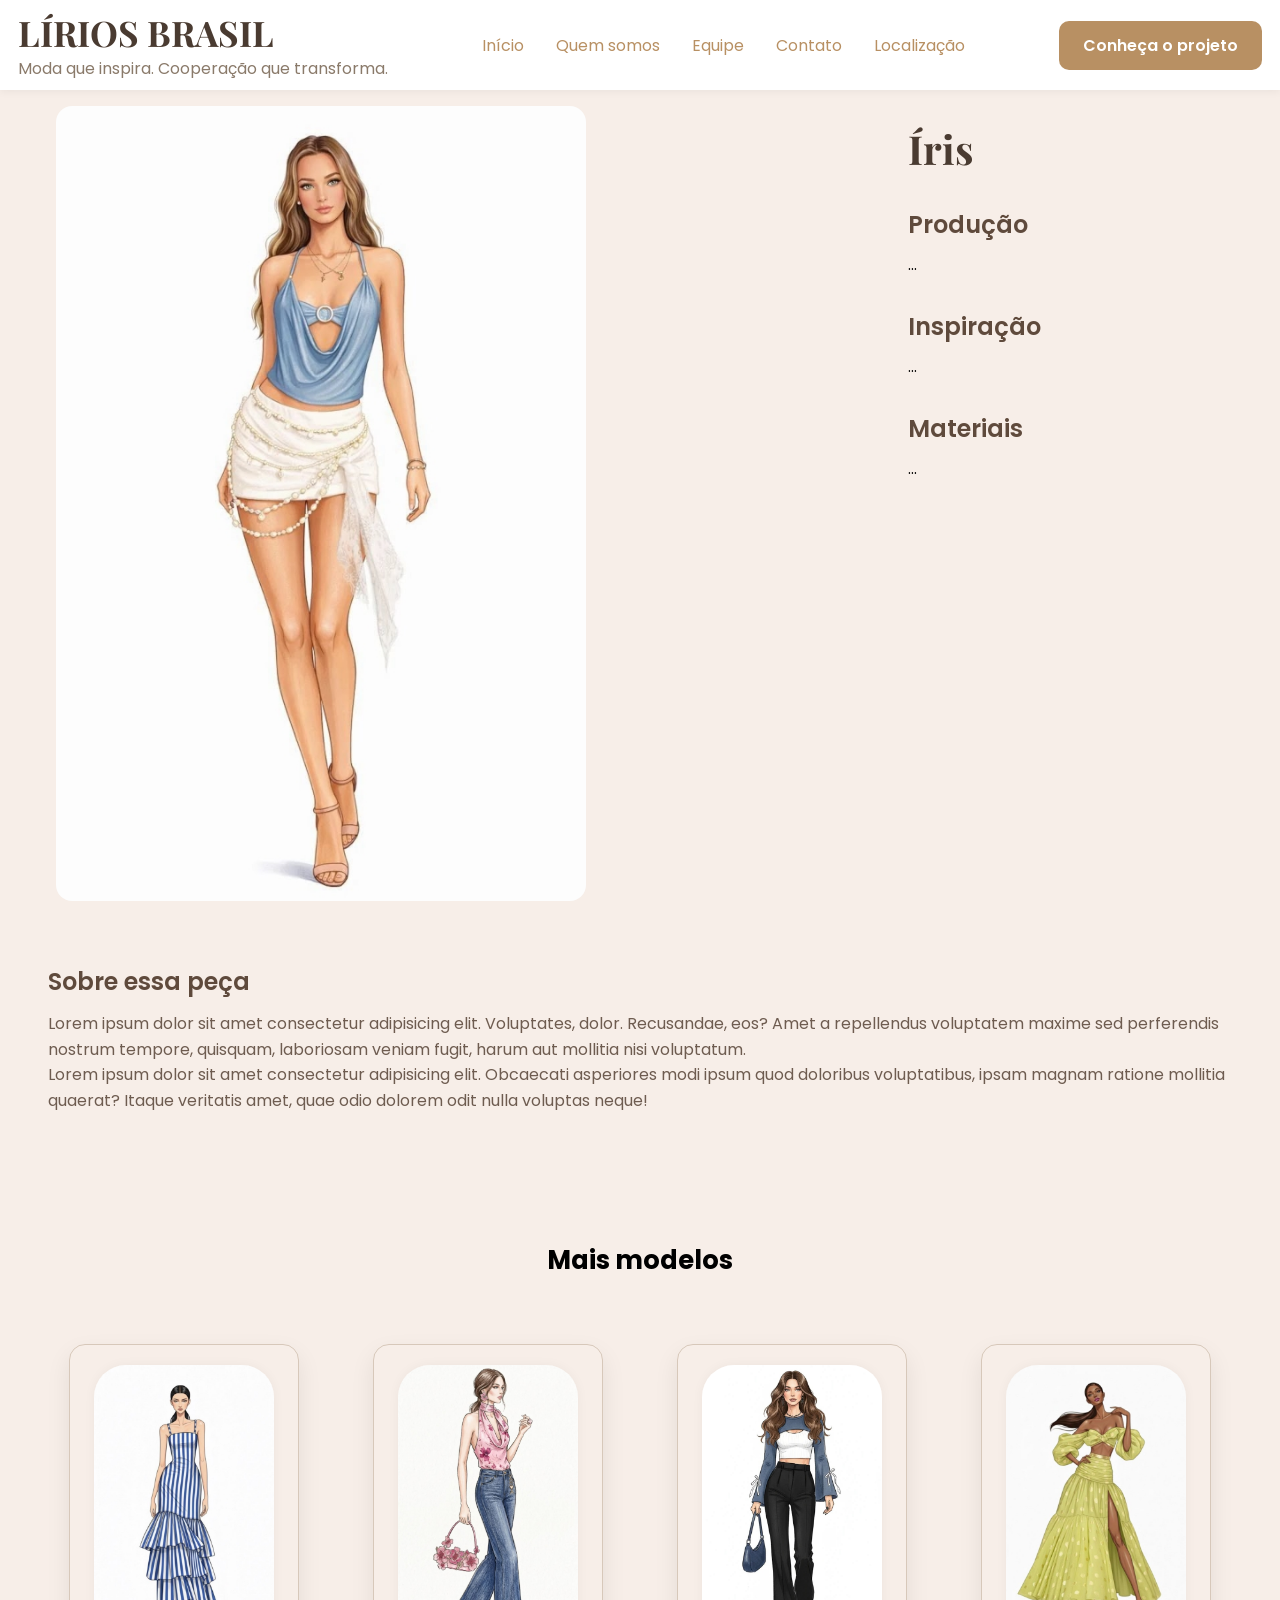
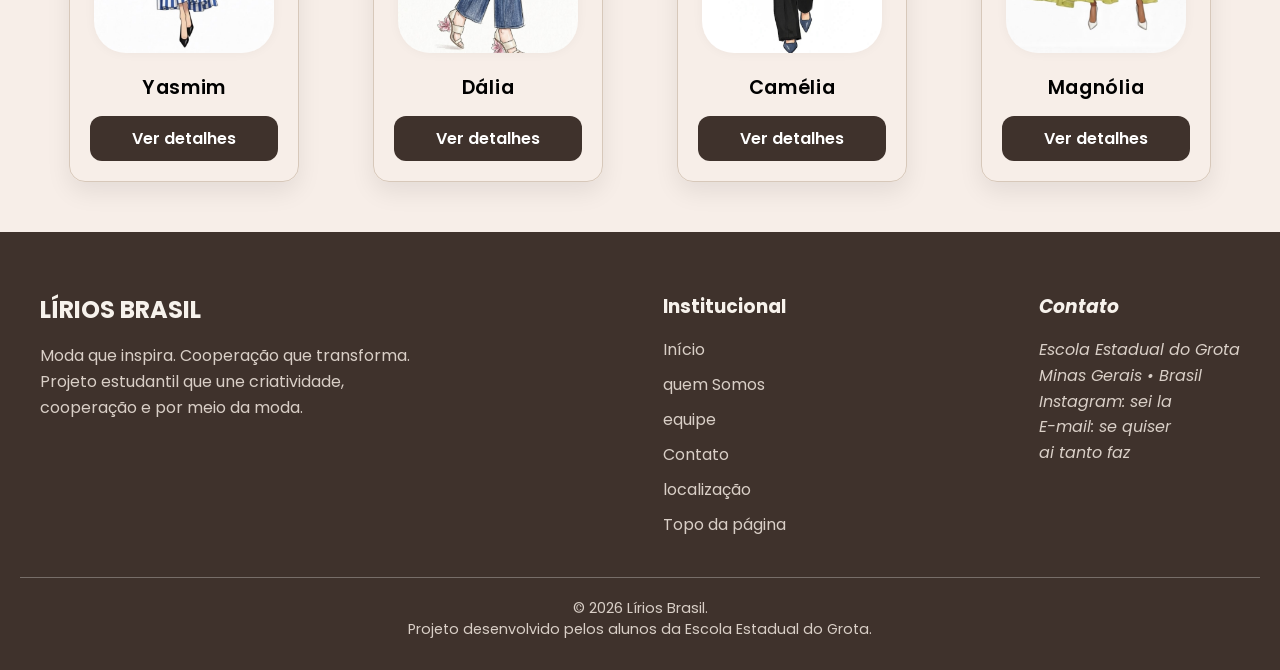
<file: pagina-principal/modelos-de-roupas/iris.html>
<!DOCTYPE html>
<html lang="pt-BR">
<head>
    <meta charset="UTF-8">
    <meta name="viewport" content="width=device-width, initial-scale=1.0">
    <title>Íris - Lírios Brasil</title>
    <link rel="stylesheet" href="../css/basic.css">
    <link rel="stylesheet" href="../css/modelos.css">
    <link rel="stylesheet" href="../css/cards.css">
    <link rel="stylesheet" href="../css/scripts.css">
</head>
<body>
    <header id="topo">
        <div class="logo">
            <h1>LÍRIOS BRASIL</h1>
            <p>Moda que inspira. Cooperação que transforma.</p>
        </div>
        <div id="ativo">
            <nav class="navegacao">
                <a href="../index.html" rel="prev" target="_self">Início</a>
                <a href="../paginas-navegacao/quem-somos.html" rel="prev" target="_self">Quem somos</a>
                <a href="#" class="desenvolvimento">Equipe</a>
                <a href="#secao-contato">Contato</a>
                <a href="#" class="desenvolvimento">Localização</a>
            </nav>
        </div>
        <a href="#" class="botao">Conheça o projeto</a>
        <button id="barra-lateral" aria-label="Abrir menu">
            ☰
        </button>
    </header>
    <main>
        <div class="controle-display">
            <section class="coluna1">
                <div class="modelo-imagem">
                    <img src="../imagens/roupas/roupa2.jpeg" alt="Modelo de roupa feminina 2">
                </div>
            </section>
            <section class="coluna2">
                <h2>Íris</h2>
                <section class="informacao">
                <h3>Produção</h3>
                    <p>...</p>
                </section>
                <section class="informacao">
                    <h3>Inspiração</h3>
                    <p>...</p>
                </section>
                <section class="informacao">
                    <h3>Materiais</h3>
                    <p>...</p>
                </section>
            </section>
        </div>
        <section class="sobre">
            <h2>Sobre essa peça</h2>
            <p>Lorem ipsum dolor sit amet consectetur adipisicing elit. Voluptates, dolor. Recusandae, eos? Amet a repellendus voluptatem maxime sed perferendis nostrum tempore, quisquam, laboriosam veniam fugit, harum aut mollitia nisi voluptatum.</p>
            <p>Lorem ipsum dolor sit amet consectetur adipisicing elit. Obcaecati asperiores modi ipsum quod doloribus voluptatibus, ipsam magnam ratione mollitia quaerat? Itaque veritatis amet, quae odio dolorem odit nulla voluptas neque!</p>
        </section>
        <section class="colecao">
            <div class="titulo-colecao">
                <h2>Mais modelos</h2>
            </div>
            <section class="galeria">
                <div class="modelo">
                    <img src="../imagens/roupas/roupa6.jpeg" alt="Modelo de roupa feminina 6" class="fotos">
                    <div class="item-flex">
                        <h3>Yasmim</h3>
                        <a href="yasmim.html" class="compra">Ver detalhes</a>
                    </div>
                </div>
                <div class="modelo">
                    <img src="../imagens/roupas/roupa3.jpeg" alt="Modelo de roupa feminina 3" class="fotos">
                    <div class="item-flex">
                        <h3>Dália</h3>
                        <a href="dalia.html" class="compra">Ver detalhes</a>
                    </div>
                </div>
                 <div class="modelo">
                    <img src="../imagens/roupas/roupa4.jpeg" alt="Modelo de roupa feminina 4" class="fotos">
                    <div class="item-flex">
                        <h3>Camélia</h3>
                        <a href="camelia.html" class="compra">Ver detalhes</a>
                    </div>
                 </div>
                 <div class="modelo">
                    <img src="../imagens/roupas/roupa7.jpeg" alt="Modelo de roupa feminina 7" class="fotos">
                    <div class="item-flex">
                        <h3>Magnólia</h3>
                        <a href="magnolia.html" class="compra">Ver detalhes</a>
                    </div>
                 </div>
            </section>
        </section>
    </main>
    <footer>
        <div class="footer-conteudo">
            <section class="sobre-a-marca">
                <h2>LÍRIOS BRASIL</h2>
                <p>Moda que inspira. Cooperação que transforma.</p>
                <p>Projeto estudantil que une  criatividade,<br> cooperação e por meio da moda.</p>
            </section>
            <section>
                <h3>Institucional</h3>
                    <nav>
                        <a href="../index.html">Início</a>
                        <a href="../paginas-navegacao/quem-somos.html" rel="prev" target="_self">quem Somos</a>
                        <a href="#" class="desenvolvimento">equipe</a>
                        <a href="#secao-contato">Contato</a>
                        <a href="#" class="desenvolvimento">localização</a>
                        <a href="#topo">Topo da página</a>
                    </nav>
            </section>
            <section>
                <address id="secao-contato">
                    <h3>Contato</h3>
                    <p>Escola Estadual do Grota</p>
                    <p>Minas Gerais • Brasil</p>
                    <p>Instagram: sei la</p>
                    <p>E-mail: se quiser</p>
                    <p>ai tanto faz</p>
                </address>
            </section>
        </div>
        <div class="copyright">
            <p>© 2026 Lírios Brasil.</p>
            <p>Projeto desenvolvido pelos alunos da Escola Estadual do Grota.</p>
        </div>
    </footer>
    <script src="../scrips/scrip.js"></script>
</body>
</html>

<!-- div.modelo>img.fotos+div.item-flex>h3+a.comprar -->
</file>
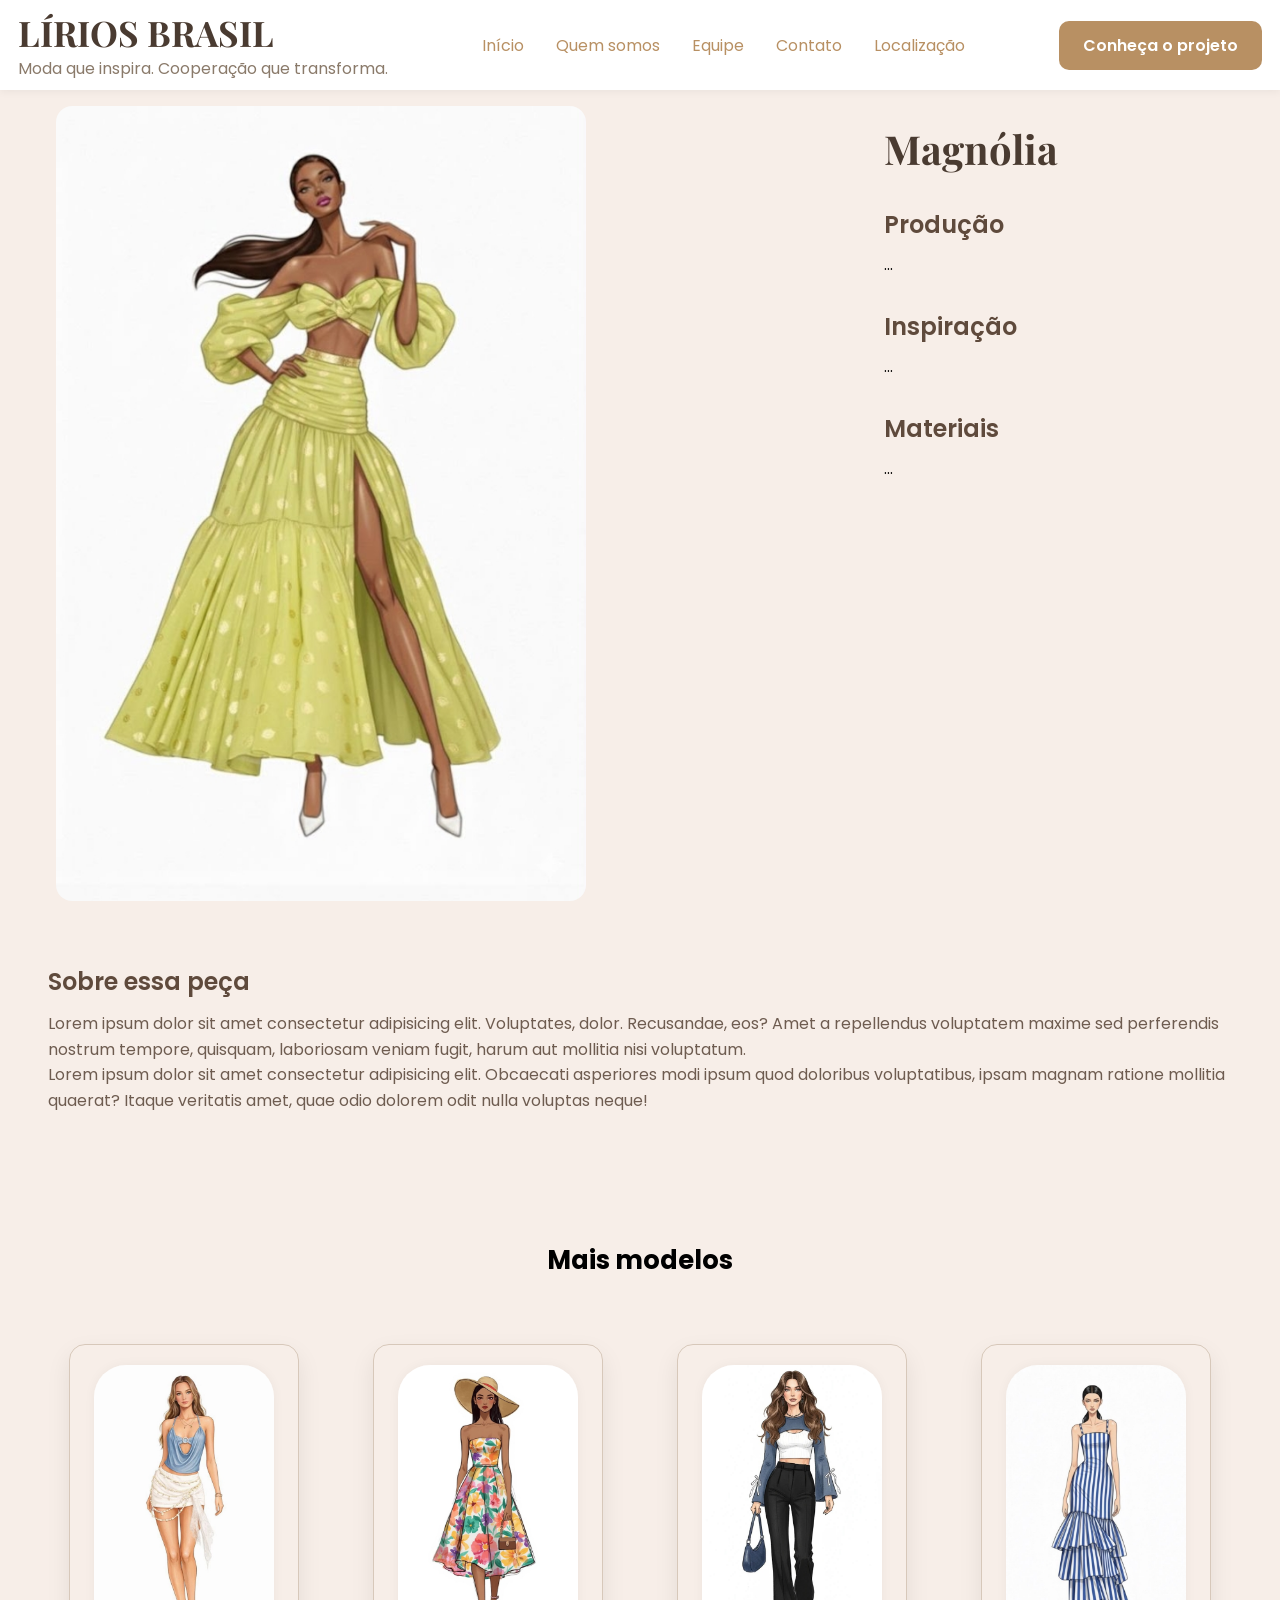
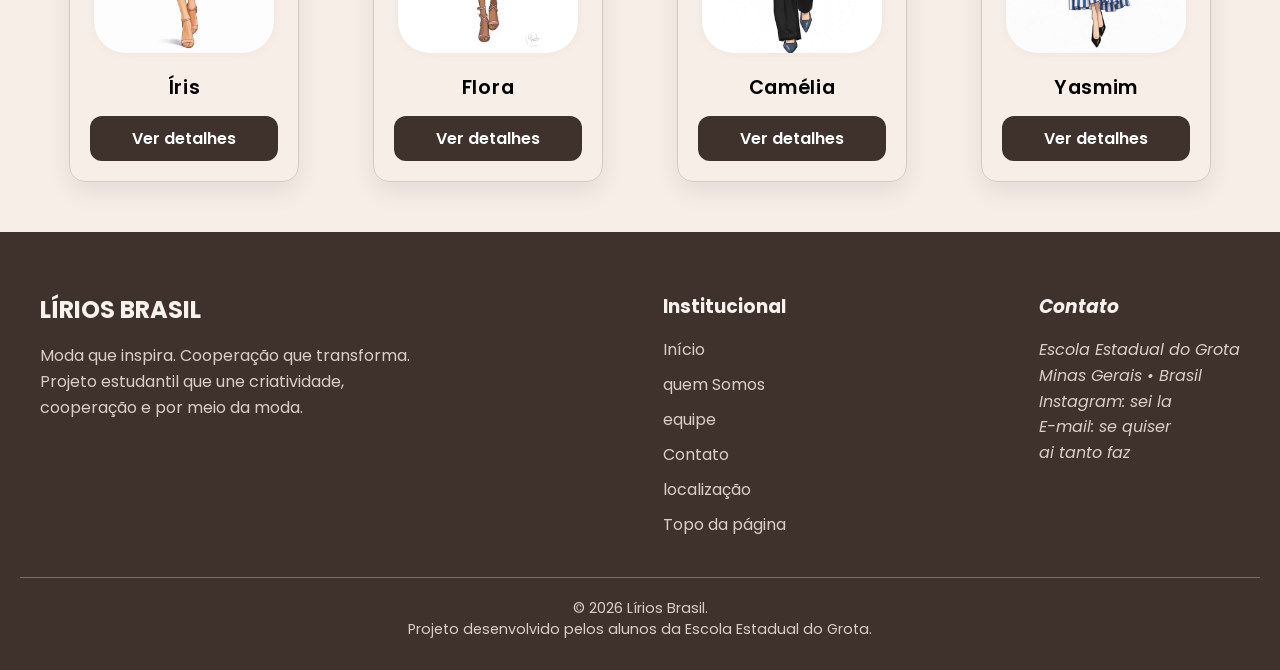
<file: pagina-principal/modelos-de-roupas/magnolia.html>
<!DOCTYPE html>
<html lang="pt-BR">
<head>
    <meta charset="UTF-8">
    <meta name="viewport" content="width=device-width, initial-scale=1.0">
    <title>Íris - Lírios Brasil</title>
    <link rel="stylesheet" href="../css/basic.css">
    <link rel="stylesheet" href="../css/modelos.css">
    <link rel="stylesheet" href="../css/cards.css">
    <link rel="stylesheet" href="../css/scripts.css">
</head>
<body>
    <header id="topo">
        <div class="logo">
            <h1>LÍRIOS BRASIL</h1>
            <p>Moda que inspira. Cooperação que transforma.</p>
        </div>
        <div id="ativo">
            <nav class="navegacao">
                <a href="../index.html" rel="prev" target="_self">Início</a>
                <a href="../paginas-navegacao/quem-somos.html" rel="prev" target="_self">Quem somos</a>
                <a href="#" class="desenvolvimento">Equipe</a>
                <a href="#secao-contato">Contato</a>
                <a href="#" class="desenvolvimento">Localização</a>
            </nav>
        </div>
        <a href="#" class="botao">Conheça o projeto</a>
        <button id="barra-lateral" aria-label="Abrir menu">
            ☰
        </button>
    </header>
    <main>

        <!-- COLUNAS -->

        <div class="controle-display">
            <section class="coluna1">
                <div class="modelo-imagem">
                    <img src="../imagens/roupas/roupa7.jpeg" alt="Modelo de roupa feminina 7"> <!-- IMAGEM PRICIPAL DO SITE -->
                </div>
            </section>

            <!-- INFORMAÇÕES DA PEÇA -->

            <section class="coluna2">
                <h2>Magnólia</h2>
                <section class="informacao">
                <h3>Produção</h3>
                    <p>...</p>
                </section>
                <section class="informacao">
                    <h3>Inspiração</h3>
                    <p>...</p>
                </section>
                <section class="informacao">
                    <h3>Materiais</h3>
                    <p>...</p>
                </section>
            </section>
        </div>
        <section class="sobre">
            <h2>Sobre essa peça</h2>
            <p>Lorem ipsum dolor sit amet consectetur adipisicing elit. Voluptates, dolor. Recusandae, eos? Amet a repellendus voluptatem maxime sed perferendis nostrum tempore, quisquam, laboriosam veniam fugit, harum aut mollitia nisi voluptatum.</p>
            <p>Lorem ipsum dolor sit amet consectetur adipisicing elit. Obcaecati asperiores modi ipsum quod doloribus voluptatibus, ipsam magnam ratione mollitia quaerat? Itaque veritatis amet, quae odio dolorem odit nulla voluptas neque!</p>
        </section>

        <!-- GALERIA COM OUTROS MODELOS -->

        <section class="colecao">
            <div class="titulo-colecao">
                <h2>Mais modelos</h2>
            </div>
            <section class="galeria">
                <div class="modelo">
                    <img src="../imagens/roupas/roupa2.jpeg" alt="Modelo de roupa feminina 2" class="fotos">
                    <div class="item-flex">
                        <h3>Íris</h3>
                        <a href="iris.html" class="compra">Ver detalhes</a>
                    </div>
                </div>
                <div class="modelo">
                    <img src="../imagens/roupas/roupa1.jpeg" alt="Modelo de roupa feminina 1" class="fotos">
                    <div class="item-flex">
                        <h3>Flora</h3>
                        <a href="flora.html" class="compra">Ver detalhes</a>
                    </div>
                </div>
                 <div class="modelo">
                    <img src="../imagens/roupas/roupa4.jpeg" alt="Modelo de roupa feminina 4" class="fotos">
                    <div class="item-flex">
                        <h3>Camélia</h3>
                        <a href="camelia.html" class="compra">Ver detalhes</a>
                    </div>
                 </div>
                 <div class="modelo">
                    <img src="../imagens/roupas/roupa6.jpeg" alt="Modelo de roupa feminina 6" class="fotos">
                    <div class="item-flex">
                        <h3>Yasmim</h3>
                        <a href="yasmim.html" class="compra">Ver detalhes</a>
                    </div>
                 </div>
            </section>
        </section>
    </main>
    <footer>
        <div class="footer-conteudo">
            <section class="sobre-a-marca">
                <h2>LÍRIOS BRASIL</h2>
                <p>Moda que inspira. Cooperação que transforma.</p>
                <p>Projeto estudantil que une  criatividade,<br> cooperação e por meio da moda.</p>
            </section>
            <section>
                <h3>Institucional</h3>
                    <nav>
                        <a href="../index.html">Início</a>
                        <a href="../paginas-navegacao/quem-somos.html" rel="prev" target="_self">quem Somos</a>
                        <a href="#" class="desenvolvimento">equipe</a>
                        <a href="#secao-contato">Contato</a>
                        <a href="#" class="desenvolvimento">localização</a>
                        <a href="#topo">Topo da página</a>
                    </nav>
            </section>
            <section>
                <address id="secao-contato">
                    <h3>Contato</h3>
                    <p>Escola Estadual do Grota</p>
                    <p>Minas Gerais • Brasil</p>
                    <p>Instagram: sei la</p>
                    <p>E-mail: se quiser</p>
                    <p>ai tanto faz</p>
                </address>
            </section>
        </div>
        <div class="copyright">
            <p>© 2026 Lírios Brasil.</p>
            <p>Projeto desenvolvido pelos alunos da Escola Estadual do Grota.</p>
        </div>
    </footer>
    <script src="../scrips/scrip.js"></script>
</body>
</html>

<!-- div.modelo>img.fotos+div.item-flex>h3+a.comprar -->
</file>
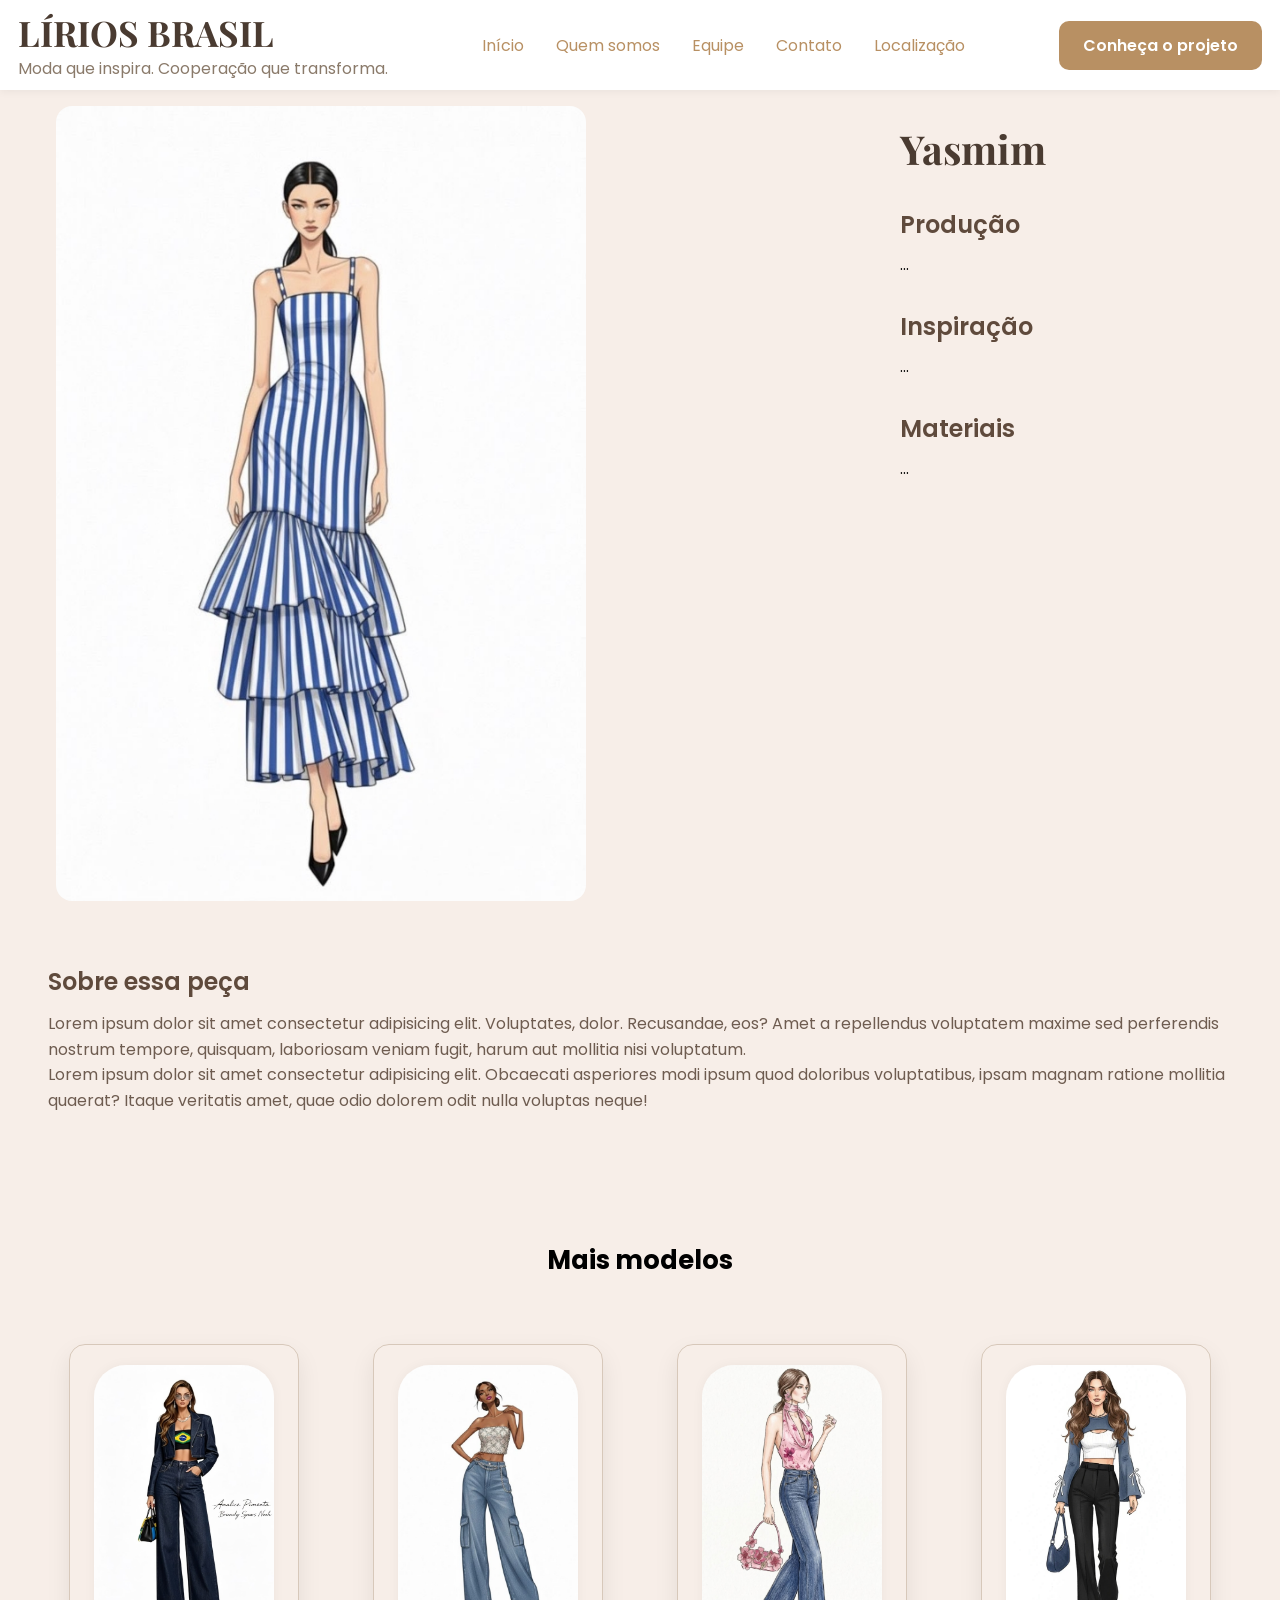
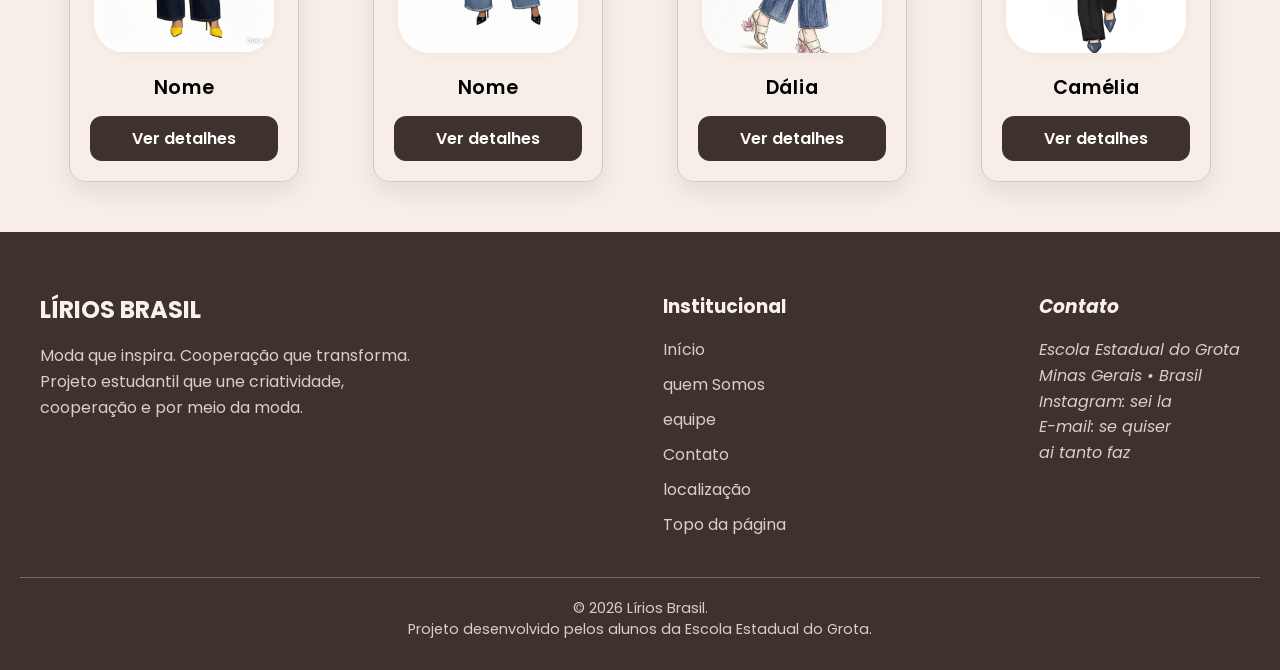
<file: pagina-principal/modelos-de-roupas/yasmim.html>
<!DOCTYPE html>
<html lang="pt-BR">
<head>
    <meta charset="UTF-8">
    <meta name="viewport" content="width=device-width, initial-scale=1.0">
    <title>Íris - Lírios Brasil</title>
    <link rel="stylesheet" href="../css/basic.css">
    <link rel="stylesheet" href="../css/modelos.css">
    <link rel="stylesheet" href="../css/cards.css">
    <link rel="stylesheet" href="../css/scripts.css">
</head>
<body>
    <header id="topo">
        <div class="logo">
            <h1>LÍRIOS BRASIL</h1>
            <p>Moda que inspira. Cooperação que transforma.</p>
        </div>
        <div id="ativo">
            <nav class="navegacao">
                <a href="../index.html" rel="prev" target="_self">Início</a>
                <a href="../paginas-navegacao/quem-somos.html" rel="prev" target="_self">Quem somos</a>
                <a href="#" class="desenvolvimento">Equipe</a>
                <a href="#secao-contato">Contato</a>
                <a href="#" class="desenvolvimento">Localização</a>
            </nav>
        </div>
        <a href="#" class="botao">Conheça o projeto</a>
        <button id="barra-lateral" aria-label="Abrir menu">
            ☰
        </button>
    </header>
    <main>

        <!-- COLUNAS -->

        <div class="controle-display">
            <section class="coluna1">
                <div class="modelo-imagem">
                    <img src="../imagens/roupas/roupa6.jpeg" alt="Modelo de roupa feminina 6"> <!-- IMAGEM PRICIPAL DO SITE -->
                </div>
            </section>

            <!-- INFORMAÇÕES DA PEÇA -->

            <section class="coluna2">
                <h2>Yasmim</h2>
                <section class="informacao">
                <h3>Produção</h3>
                    <p>...</p>
                </section>
                <section class="informacao">
                    <h3>Inspiração</h3>
                    <p>...</p>
                </section>
                <section class="informacao">
                    <h3>Materiais</h3>
                    <p>...</p>
                </section>
            </section>
        </div>
        <section class="sobre">
            <h2>Sobre essa peça</h2>
            <p>Lorem ipsum dolor sit amet consectetur adipisicing elit. Voluptates, dolor. Recusandae, eos? Amet a repellendus voluptatem maxime sed perferendis nostrum tempore, quisquam, laboriosam veniam fugit, harum aut mollitia nisi voluptatum.</p>
            <p>Lorem ipsum dolor sit amet consectetur adipisicing elit. Obcaecati asperiores modi ipsum quod doloribus voluptatibus, ipsam magnam ratione mollitia quaerat? Itaque veritatis amet, quae odio dolorem odit nulla voluptas neque!</p>
        </section>

        <!-- GALERIA COM OUTROS MODELOS -->

        <section class="colecao">
            <div class="titulo-colecao">
                <h2>Mais modelos</h2>
            </div>
            <section class="galeria">
                <div class="modelo">
                    <img src="../imagens/roupas/roupa8.jpeg" alt="Modelo de roupa feminina 8" class="fotos">
                    <div class="item-flex">
                        <h3>Nome</h3>
                        <a href="indefbr.html" class="compra">Ver detalhes</a>
                    </div>
                </div>
                <div class="modelo">
                    <img src="../imagens/roupas/roupa5.jpeg" alt="Modelo de roupa feminina 5" class="fotos">
                    <div class="item-flex">
                        <h3>Nome</h3>
                        <a href="indef1.html" class="compra">Ver detalhes</a>
                    </div>
                </div>
                <div class="modelo">
                    <img src="../imagens/roupas/roupa3.jpeg" alt="Modelo de roupa feminina 3" class="fotos">
                    <div class="item-flex">
                        <h3>Dália</h3>
                        <a href="dalia.html" class="compra">Ver detalhes</a>
                    </div>
                 </div>
                 <div class="modelo">
                    <img src="../imagens/roupas/roupa4.jpeg" alt="Modelo de roupa feminina 4" class="fotos">
                    <div class="item-flex">
                        <h3>Camélia</h3>
                        <a href="camelia.html" class="compra">Ver detalhes</a>
                    </div>
                </div>
            </section>
        </section>
    </main>
    <footer>
        <div class="footer-conteudo">
            <section class="sobre-a-marca">
                <h2>LÍRIOS BRASIL</h2>
                <p>Moda que inspira. Cooperação que transforma.</p>
                <p>Projeto estudantil que une  criatividade,<br> cooperação e por meio da moda.</p>
            </section>
            <section>
                <h3>Institucional</h3>
                    <nav>
                        <a href="../index.html">Início</a>
                        <a href="../paginas-navegacao/quem-somos.html" rel="prev" target="_self">quem Somos</a>
                        <a href="#" class="desenvolvimento">equipe</a>
                        <a href="#secao-contato">Contato</a>
                        <a href="#" class="desenvolvimento">localização</a>
                        <a href="#topo">Topo da página</a>
                    </nav>
            </section>
            <section>
                <address id="secao-contato">
                    <h3>Contato</h3>
                    <p>Escola Estadual do Grota</p>
                    <p>Minas Gerais • Brasil</p>
                    <p>Instagram: sei la</p>
                    <p>E-mail: se quiser</p>
                    <p>ai tanto faz</p>
                </address>
            </section>
        </div>
        <div class="copyright">
            <p>© 2026 Lírios Brasil.</p>
            <p>Projeto desenvolvido pelos alunos da Escola Estadual do Grota.</p>
        </div>
    </footer>
    <script src="../scrips/scrip.js"></script>
</body>
</html>

<!-- div.modelo>img.fotos+div.item-flex>h3+a.comprar -->
</file>
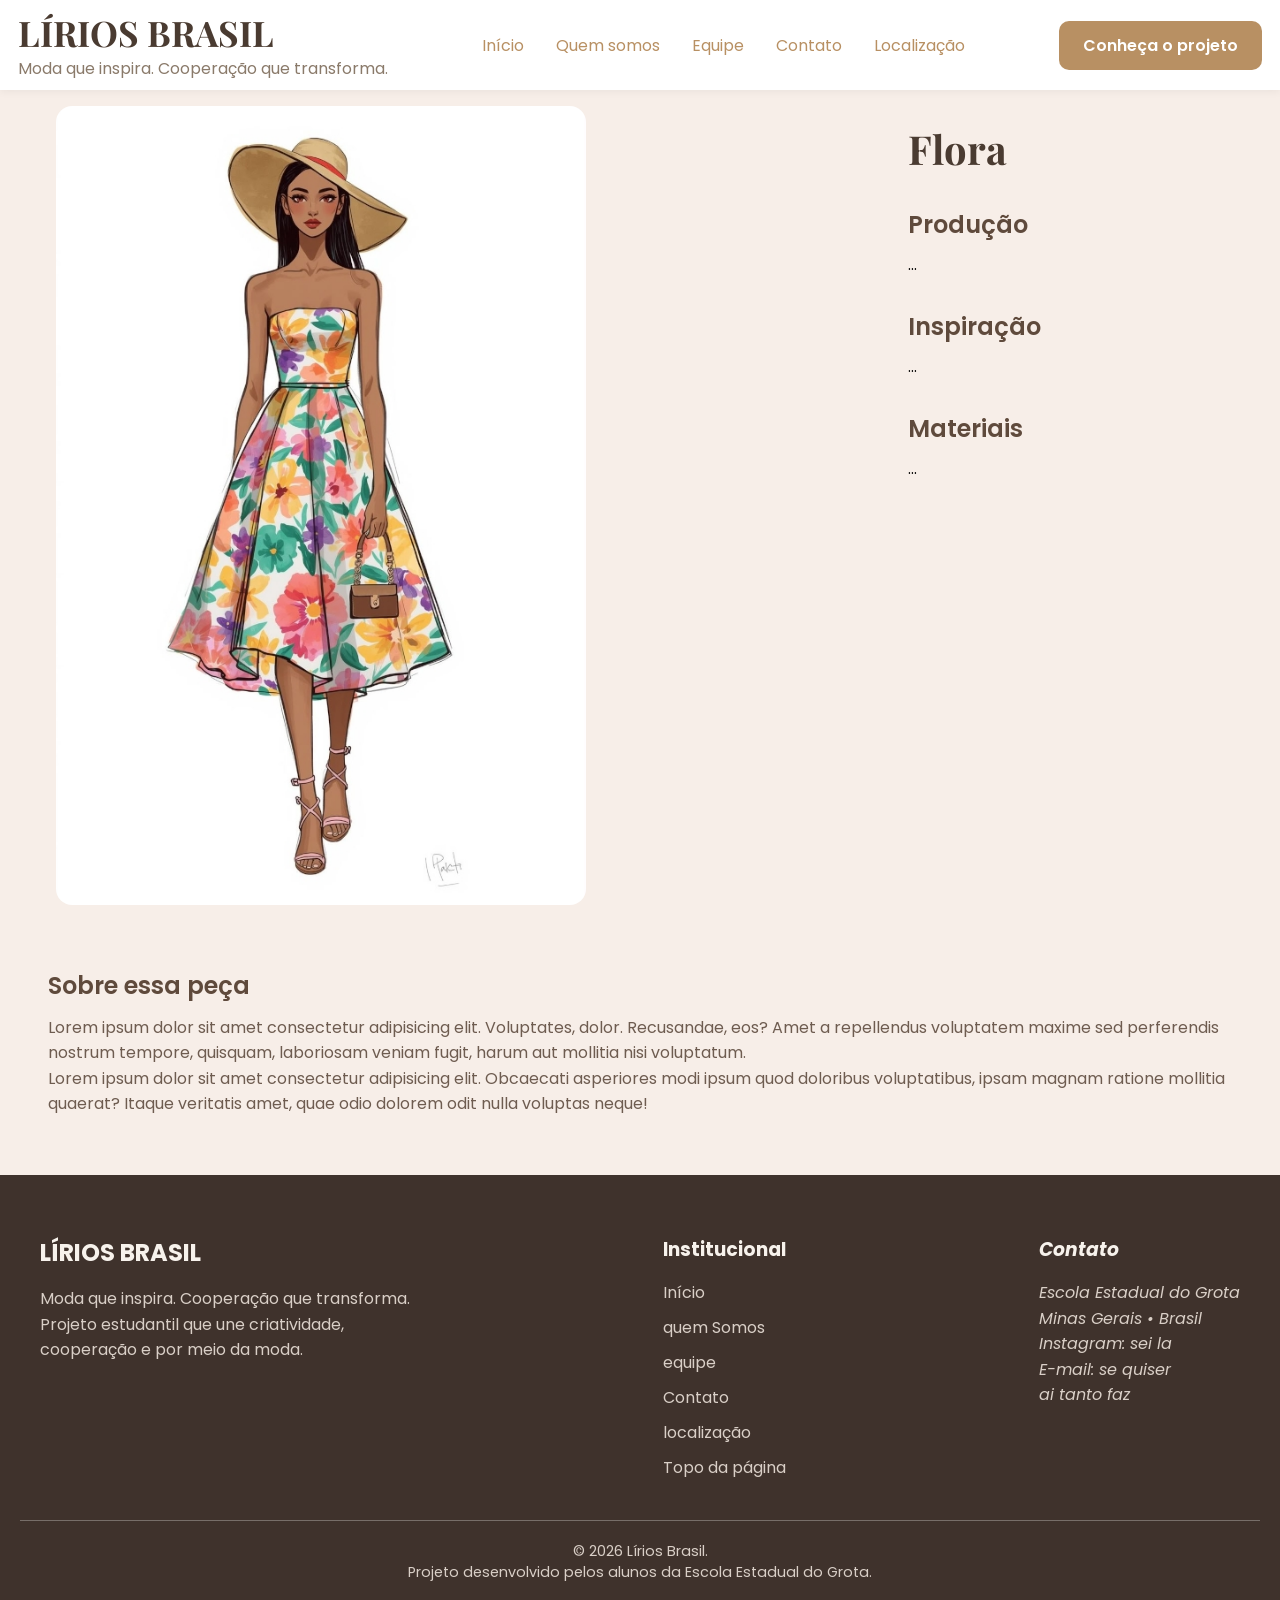
<file: pagina-principal/pagina-das-roupas/flora.html>
<!DOCTYPE html>
<html lang="pt-BR">
<head>
    <meta charset="UTF-8">
    <meta name="viewport" content="width=device-width, initial-scale=1.0">
    <title>Modelo: Flora. Lírios Brasil</title>
    <link rel="stylesheet" href="../css/basic.css">
    <link rel="stylesheet" href="../css/modelos.css">
</head>
<body>
    <header id="topo">
        <div class="logo">
            <h1>LÍRIOS BRASIL</h1>
            <p>Moda que inspira. Cooperação que transforma.</p>
        </div>
        <div id="ativo">
            <nav class="navegacao">
                <a href="../index.html" rel="prev" target="_self">Início</a>
                <a href="paginas-navegacao/quem-somos.html" rel="next" target="_self">Quem somos</a>
                <a href="#">Equipe</a>
                <a href="#secao-contato">Contato</a>
                <a href="#">Localização</a>
            </nav>
        </div>
        <a href="#" class="botao">Conheça o projeto</a>
        <button id="barra-lateral" aria-label="Abrir menu">
            ☰
        </button>
    </header>
    <main>
        <div class="controle-display">
            <section class="coluna1">
                <div class="modelo-imagem">
                    <img src="../imagens/roupas/roupa1.jpeg" alt="Modelo de roupa feminina 1">
                </div>
            </section>
            <section class="coluna2">
                <h2>Flora</h2>
                <section class="informacao">
                <h3>Produção</h3>
                    <p>...</p>
                </section>
                <section class="informacao">
                    <h3>Inspiração</h3>
                    <p>...</p>
                </section>
                <section class="informacao">
                    <h3>Materiais</h3>
                    <p>...</p>
                </section>
            </section>
        </div>
        <section class="sobre">
            <h2>Sobre essa peça</h2>
            <p>Lorem ipsum dolor sit amet consectetur adipisicing elit. Voluptates, dolor. Recusandae, eos? Amet a repellendus voluptatem maxime sed perferendis nostrum tempore, quisquam, laboriosam veniam fugit, harum aut mollitia nisi voluptatum.</p>
            <p>Lorem ipsum dolor sit amet consectetur adipisicing elit. Obcaecati asperiores modi ipsum quod doloribus voluptatibus, ipsam magnam ratione mollitia quaerat? Itaque veritatis amet, quae odio dolorem odit nulla voluptas neque!</p>
        </section>
    </main>
    <footer>
        <div class="footer-conteudo">
            <section class="sobre-a-marca">
                <h2>LÍRIOS BRASIL</h2>
                <p>Moda que inspira. Cooperação que transforma.</p>
                <p>Projeto estudantil que une  criatividade,<br> cooperação e por meio da moda.</p>
            </section>
            <section>
                <h3>Institucional</h3>
                    <nav>
                        <a href="../index.html">Início</a>
                        <a href="paginas-navegacao/quem-somos.html" rel="next" target="_self">quem Somos</a>
                        <a href="#">equipe</a>
                        <a href="#secao-contato">Contato</a>
                        <a href="#">localização</a>
                        <a href="#topo">Topo da página</a>
                    </nav>
            </section>
            <section>
                <address id="secao-contato">
                    <h3>Contato</h3>
                    <p>Escola Estadual do Grota</p>
                    <p>Minas Gerais • Brasil</p>
                    <p>Instagram: sei la</p>
                    <p>E-mail: se quiser</p>
                    <p>ai tanto faz</p>
                </address>
            </section>
        </div>
        <div class="copyright">
            <p>© 2026 Lírios Brasil.</p>
            <p>Projeto desenvolvido pelos alunos da Escola Estadual do Grota.</p>
        </div>
    </footer>
    <script src="../scrips/scrip.js"></script>
</body>
</html>
</file>
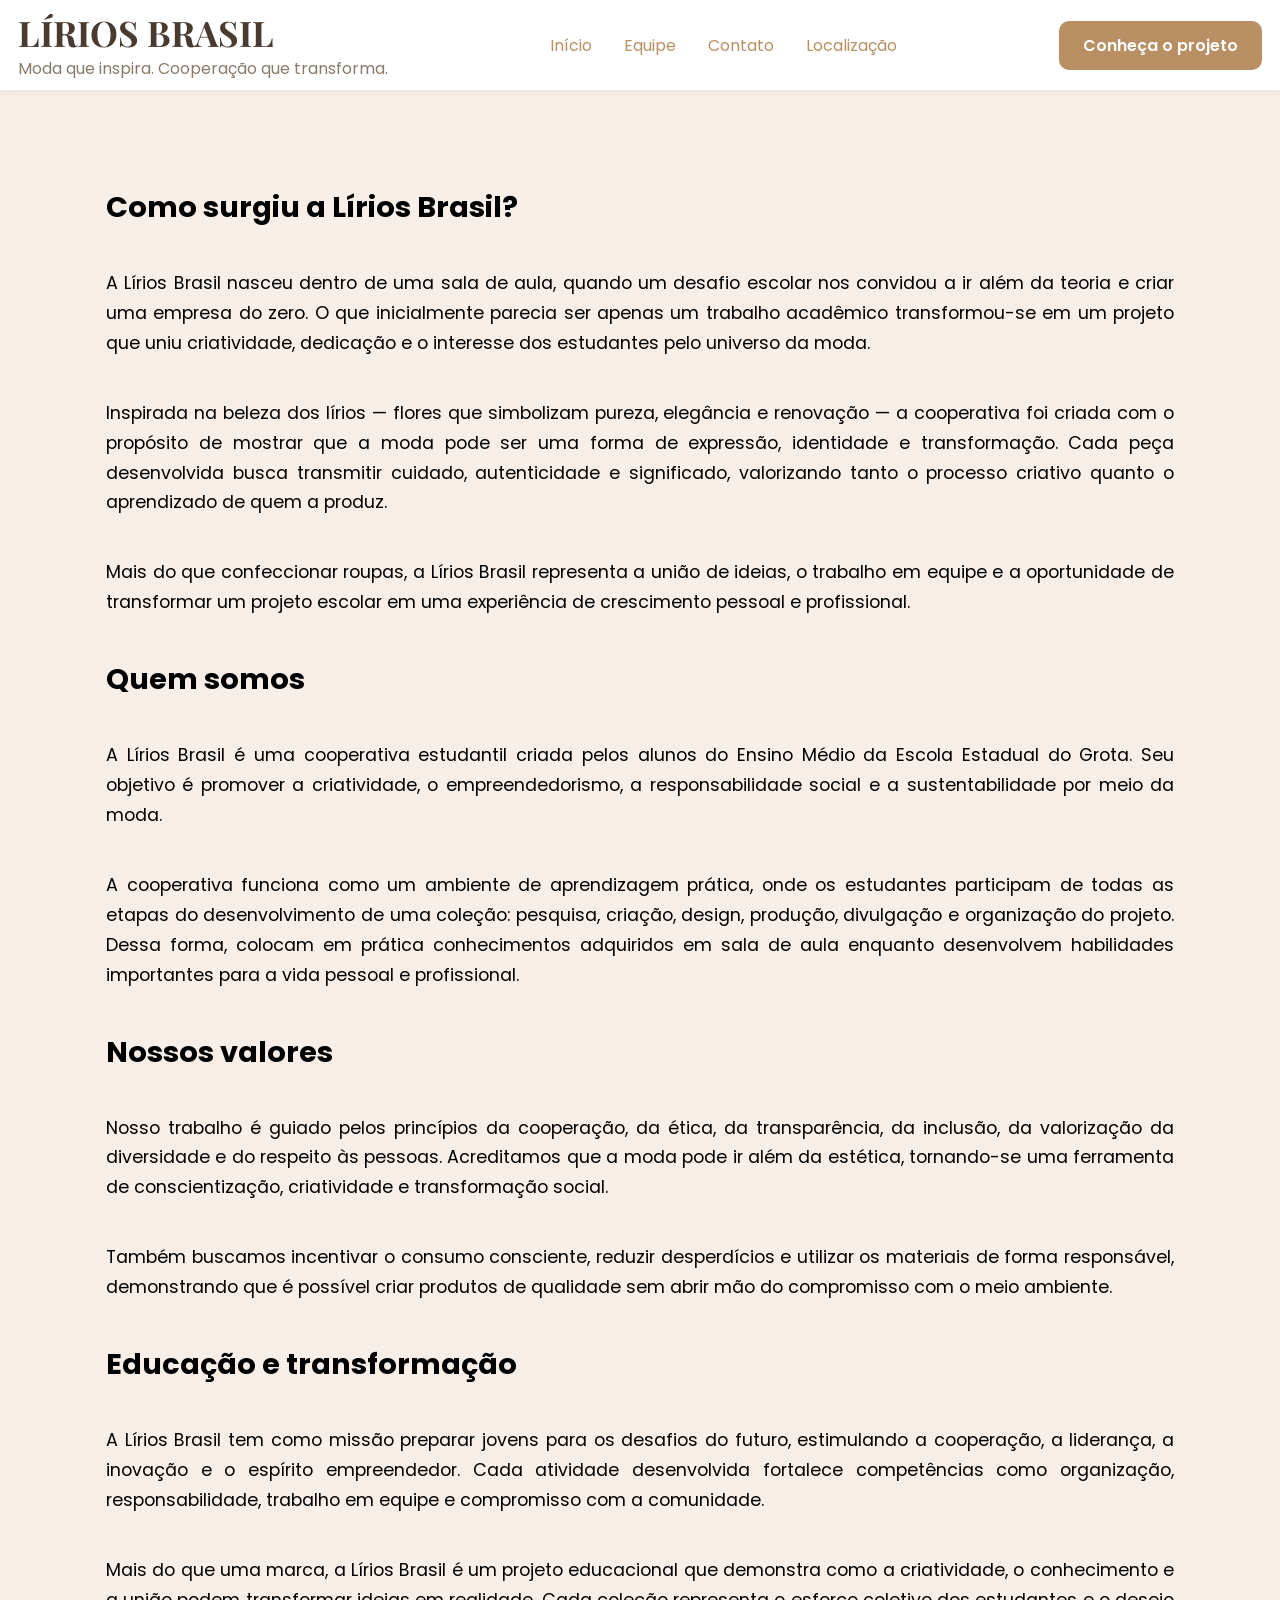
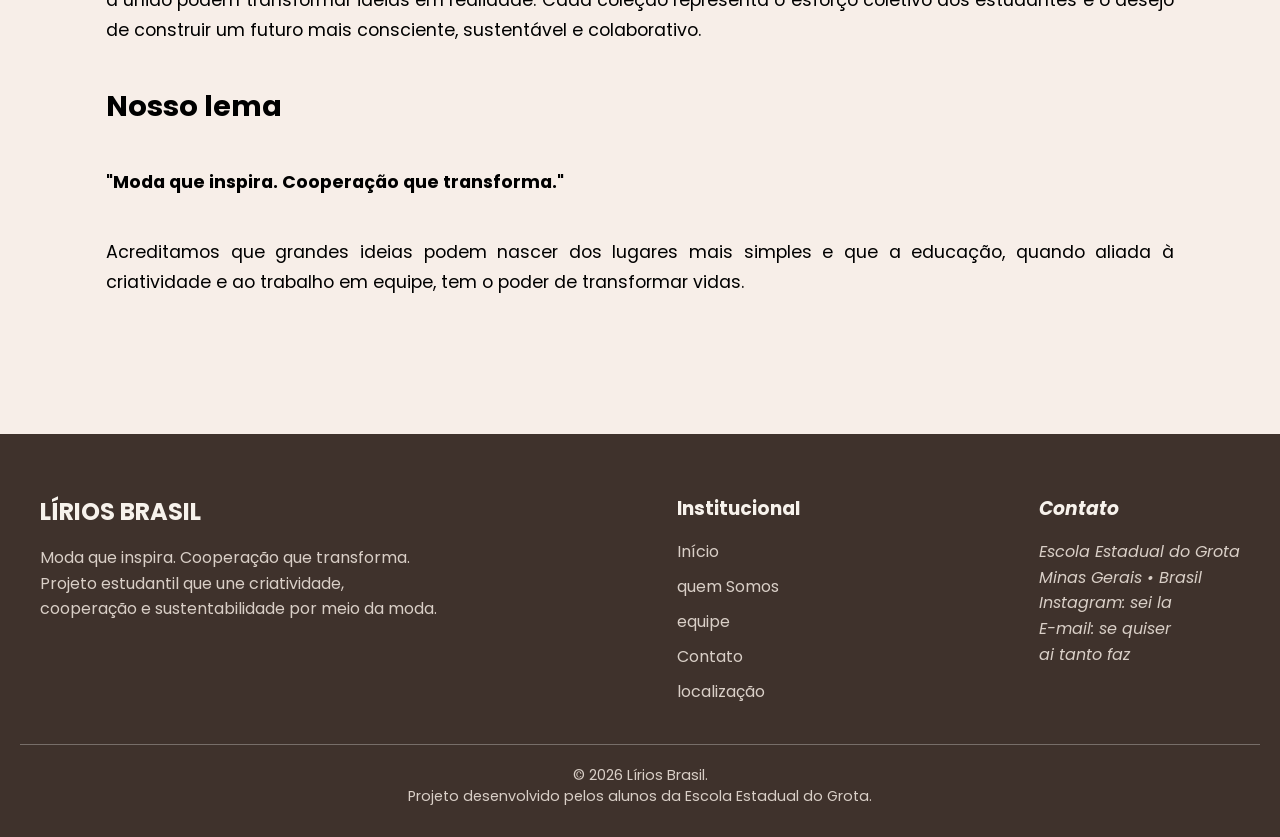
<file: pagina-principal/paginas-navegacao/quem-somos.html>
<!DOCTYPE html>
<html lang="pt-BR">
<head>
    <meta charset="UTF-8">
    <meta name="viewport" content="width=device-width, initial-scale=1.0">
    <title>Quem somos: Projeto Lírios Brasil</title>
    <link rel="stylesheet" href="../css/nave.css">
    <link rel="stylesheet" href="../css/basic.css">
    <link rel="stylesheet" href="../css/">
</head>
<body>
    <header id="quem-somos">
        <div class="logo">
            <h1>LÍRIOS BRASIL</h1>
            <p>Moda que inspira. Cooperação que transforma.
            </p>
        </div>
        <div id="ativo">
            <nav class="navegacao">
                <a href="../index.html" target="_self" rel="prev">Início</a>
                <a href="#" class="desenvolvimento">Equipe</a>
                <a href="#secao-contato">Contato</a>
                <a href="#" class="desenvolvimento">Localização</a>
            </nav>
        </div>
        <a href="#" class="botao">Conheça o projeto</a>
        <button id="barra-lateral" aria-label="Abrir menu">
            ☰
        </button>
    </header>
    <main>
    <section>
        <h2>Como surgiu a Lírios Brasil?</h2>

        <p>
            A Lírios Brasil nasceu dentro de uma sala de aula, quando um desafio escolar nos convidou a ir além da teoria e criar uma empresa do zero. O que inicialmente parecia ser apenas um trabalho acadêmico transformou-se em um projeto que uniu criatividade, dedicação e o interesse dos estudantes pelo universo da moda.
        </p>

        <p>
            Inspirada na beleza dos lírios — flores que simbolizam pureza, elegância e renovação — a cooperativa foi criada com o propósito de mostrar que a moda pode ser uma forma de expressão, identidade e transformação. Cada peça desenvolvida busca transmitir cuidado, autenticidade e significado, valorizando tanto o processo criativo quanto o aprendizado de quem a produz.
        </p>

        <p>
            Mais do que confeccionar roupas, a Lírios Brasil representa a união de ideias, o trabalho em equipe e a oportunidade de transformar um projeto escolar em uma experiência de crescimento pessoal e profissional.
        </p>
    </section>

    <section>
        <h2>Quem somos</h2>

        <p>
            A Lírios Brasil é uma cooperativa estudantil criada pelos alunos do Ensino Médio da Escola Estadual do Grota. Seu objetivo é promover a criatividade, o empreendedorismo, a responsabilidade social e a sustentabilidade por meio da moda.
        </p>

        <p>
            A cooperativa funciona como um ambiente de aprendizagem prática, onde os estudantes participam de todas as etapas do desenvolvimento de uma coleção: pesquisa, criação, design, produção, divulgação e organização do projeto. Dessa forma, colocam em prática conhecimentos adquiridos em sala de aula enquanto desenvolvem habilidades importantes para a vida pessoal e profissional.
        </p>
    </section>

    <section>
        <h2>Nossos valores</h2>

        <p>
            Nosso trabalho é guiado pelos princípios da cooperação, da ética, da transparência, da inclusão, da valorização da diversidade e do respeito às pessoas. Acreditamos que a moda pode ir além da estética, tornando-se uma ferramenta de conscientização, criatividade e transformação social.
        </p>

        <p>
            Também buscamos incentivar o consumo consciente, reduzir desperdícios e utilizar os materiais de forma responsável, demonstrando que é possível criar produtos de qualidade sem abrir mão do compromisso com o meio ambiente.
        </p>
    </section>

    <section>
        <h2>Educação e transformação</h2>

        <p>
            A Lírios Brasil tem como missão preparar jovens para os desafios do futuro, estimulando a cooperação, a liderança, a inovação e o espírito empreendedor. Cada atividade desenvolvida fortalece competências como organização, responsabilidade, trabalho em equipe e compromisso com a comunidade.
        </p>

        <p>
            Mais do que uma marca, a Lírios Brasil é um projeto educacional que demonstra como a criatividade, o conhecimento e a união podem transformar ideias em realidade. Cada coleção representa o esforço coletivo dos estudantes e o desejo de construir um futuro mais consciente, sustentável e colaborativo.
        </p>
    </section>

    <section>
        <h2>Nosso lema</h2>

        <p>
            <strong>"Moda que inspira. Cooperação que transforma."</strong>
        </p>

        <p>
            Acreditamos que grandes ideias podem nascer dos lugares mais simples e que a educação, quando aliada à criatividade e ao trabalho em equipe, tem o poder de transformar vidas.
        </p>
    </section>
</main>

    <footer>
        <div class="footer-conteudo">
            <section>
                <h2>LÍRIOS BRASIL</h2>
                <p>Moda que inspira. Cooperação que transforma.</p>
                <p>Projeto estudantil que une criatividade,
                    <br> cooperação e sustentabilidade por meio da moda.</p>
            </section>
            <section>
                <h3>Institucional</h3>
                    <nav>
                        <a href="../index.html" target="_self" rel="prev">Início</a>
                        <a href="#quem-somos">quem Somos</a>
                        <a href="#" class="desenvolvimento">equipe</a>
                        <a href="#secao-contato">Contato</a>
                        <a href="#" class="desenvolvimento">localização</a>
                    </nav>
            </section>
            <section>
                <address id="secao-contato">
                    <h3>Contato</h3>
                    <p>Escola Estadual do Grota</p>
                    <p>Minas Gerais • Brasil</p>
                    <p>Instagram: sei la</p>
                    <p>E-mail: se quiser</p>
                    <p>ai tanto faz</p>
                </address>
            </section>
        </div>
        <div class="copyright">
            <p>© 2026 Lírios Brasil.</p>
            <p>Projeto desenvolvido pelos alunos da Escola Estadual do Grota.</p>
        </div>
    </footer>
    <script src="../scrips/scrip.js"></script>
</body>
</html>
</file>
<file: pagina-principal/css/style.css>
/* GLOBAIS */

:root {
    --titulos: #3F322C;
    --subtitulo: #8B6F5A;
    --textos: #5E5A57;
    --modelos: #F5F0EB;
}

/* MAIN.CONTAINER */

.container {
    max-width: 1200px;
    margin: auto;
    padding: 16px;
}

/* .controle-tamanho {
    max-width: 750px;
    margin: auto;
}

.apresentacao {
    width: 100%;
    margin: 90px 0px;
}

.apresentacao h2 {
    color: var(--titulos);
    font-size: 2.6rem;
    margin-bottom: 8px;
}

.apresentacao .slogan {
    font-size: 1.2rem;
    margin-bottom: 26px;
    color: var(--subtitulo);
}

.apresentacao p {
    color: var(--textos);
    font-size: 1rem;
    line-height: 1.9;
} */

    /* BANNER */

.banner {
    width: 100%;
    max-width: 1300px;
    margin: auto;
    height: 340px;
    background-image: url('../imagens/fundo/lirios-brasil.jpg');
    background-size: cover;
    background-position: center;
    background-repeat: no-repeat;
}

    /* RESPONSIVIDADE */

    /* BANNER */

@media (max-width: 450px) {
    .banner {
        height: 238px;
    }

    .fotos {
        max-width: 150px;
        height: 240px;
    }
}

@media (min-width: 35em) {
    .banner {
        height: 390px;
    }
}

@media (min-width: 40em) {
    .banner {
        height: 470px;
    }
}

@media (min-width: 52em) {
    .banner {
        height: 260px;
        background-image:
            url('../imagens/fundo/lirios-brasil-desktop.png');
    }
}

@media (min-width: 66em) {
    .banner {
        height: 350px;

        background-image:
            url('../imagens/fundo/lirios-brasil-desktop.png');
    }
}
</file>
<file: pagina-principal/css/basic.css>
@import url('https://fonts.googleapis.com/css2?family=Playfair+Display:wght@400;700&family=Poppins:wght@300;400;500;600&display=swap');

/* GLOBAIS */

*{
    margin:0;
    padding:0;
    box-sizing:border-box;
}

:root{
    /* CORES FUNDO */
    --fundo-desktop: #f7eee8;
    --branco:#fff;

    /* CORES DE TEXTOS E BOTÃO */

    --texto-titulo:#4a3b31;
    --texto-corpo: #6E5C50;
    --texto-secundario:#8a7a6a;
    --botao:#b89063;

    /* HOVER'S */

    --hover-claro:#9e7552;
    --hover-escuro:#a27949;

    /* FOOTER */

    --footer-fundo: #3F322C; 
    --footer-titulos: #F7F2EC;
    --footer-textos: #D9CFC7;

    /* FONTS */

    --font-titulo:'Playfair Display', serif;
    --font-texto:'Poppins', sans-serif;
}

body{
    background:var(--fundo-desktop);
    font-family:var(--font-texto);
}

/* HEADER */

header{
    width:100%;
    height:90px;
    background:var(--branco);
    display:flex;
    justify-content:space-between;
    align-items:center;
    padding:0 18px;
    position:relative;
    box-shadow:0 2px 8px rgba(0,0,0,.05);
}

.logo h1{
    font-family:var(--font-titulo);
    font-size:clamp(1.3rem,8vw,2.2rem);
    color:var(--texto-titulo);
}

.logo p {
    color: var(--texto-secundario);
    font-family: var(--font-texto);
    font-size: clamp(0.9rem, 2vw, 1rem);
}

/* MENU DESKTOP */

.navegacao{
    display:flex;
    gap:32px;
    align-items:center;
}

.navegacao a{
    text-decoration:none;
    color:var(--botao);
    transition:.3s;
}

.navegacao a:hover{
    color:var(--hover-claro);
}

/* BOTÃO */

.botao{
    text-decoration:none;
    background:var(--botao);
    color:white;
    padding:12px 24px;
    border-radius:10px;
    font-weight:600;
    transition:.3s;
}

.botao:hover{
    background:var(--hover-escuro);
}

/* BOTÃO MENU */

#barra-lateral{
    display:none;
    width:48px;
    height:48px;
    border:none;
    background:var(--botao);
    color:white;
    font-size:1.8rem;
    border-radius:10px;
    cursor:pointer;
    transition:.3s;
}

#barra-lateral:hover{
    background:var(--hover-escuro);
}

    /* FOOTER */

footer {
    margin: auto;
    padding: 60px 20px 30px;
    background-color: var(--footer-fundo);
}

.footer-conteudo {
    max-width: 1200px;
    margin: auto;
    display: flex;
    justify-content: space-between;
}

.footer-conteudo h2, .footer-conteudo h3 {
    color: var(--footer-titulos);
    margin-bottom: 16px;
}

.footer-conteudo p {
    color: var(--footer-textos);
    line-height: 1.6;
}

.footer-conteudo nav {
    display: flex;
    flex-direction: column;
    gap: 10px;
}

.footer-conteudo a {
    text-decoration: none;
    transition: 0.3s;
    color:var(--footer-textos);
}

.footer-conteudo a:hover {
    color: var(--branco);
}

.copyright {
    border-top: 1px solid rgba(255, 255, 255, 0.289);
    margin-top: 40px;
    padding-top: 20px;
    text-align: center;
}

.copyright p {
    color: var(--footer-textos);
    font-size: 0.9rem;
}

/* RESPONSIVO */

@media (max-width: 1000px) {
    .footer-conteudo {
        flex-direction: column;
        gap: 40px;
    }
}

@media (max-width:1240px){
    .botao{
        display:none;
    }

    #barra-lateral{
        display:flex;
        justify-content:center;
        align-items:center;
    }

    #ativo{
        display:none;
        position:absolute;
        top:100px;
        right:18px;
        z-index:100;
    }

    #ativo.ativo{
        display:block;
    }

    .navegacao{
        flex-direction:column;
        gap:18px;
        width:160px;
        background:white;
        padding:20px;
        border-radius:12px;
        box-shadow:0 5px 20px rgba(0,0,0,.15);
    }
}
</file>
<file: pagina-principal/css/cards.css>
/* COLEÇÃO DOS CARDS */

.colecao {
    max-width: 1200px;
    margin: 120px auto 0;
}


.titulo-colecao h2 {
    color: var(--titulos);
    text-align: center;
    margin-bottom: 64px;
    font-size: 1.6em;
}


.galeria {
    display: grid;
    grid-template-columns: repeat(2, 1fr);
    justify-items: center;
    gap: 16px;
    margin: px;
}

.modelo {
    background-color: var(--modelos);
    border: 1px solid #D7C8BA;
    box-shadow: 0 10px 25px rgba(0,0,0,.08);
    padding: 20px;
    max-width: 230px;
    width: 100%;
    border-radius: 16px;
    padding-bottom: 20px;
    display: flex;
    flex-direction: column;
    align-items: stretch;
    transition:
    transform 0.3s ease,
    box-shadow 0.4s ease;
}

.modelo h3 {
    font-size: 1.2rem;
    font-weight: 600;
    color: var(--titulos);
    letter-spacing: 0.7px;
    margin: 20px 0 14px;
    text-align: center;
}


.fotos {
    width: 100%;
    box-shadow: 0px 0px 12px rgba(0, 0, 0, 0.045);;
    align-self: center;
    max-width: 180px;
    height: 288px;
    object-fit: cover;
    border-radius: 32px;
    cursor: pointer;
    transition:
        transform .3s ease,
        opacity .3s ease,
        box-shadow .3s ease,
        top .3s ease,
        left .3s ease;
}


section .compra {
    width: 100%;
    padding: 10px;
    border-radius: 12px;
    transition: 
    transform 0.3s ease,
    box-shadow 0.3s ease;
    cursor: pointer;
    font-size: 1rem;
    font-weight: 600;
     background: #3F322C;
    color: white;
    transition: .3s;
    text-decoration: none;
    text-align: center;
}

section .compra:hover {
    background: #5B463D;
    box-shadow: 0px 0px 4px rgba(128, 128, 128, 0.201);
    transform: translateY(-1px);
}

.item-flex {
    display: flex;
    align-items: center;
    flex-direction: column;
}

/* GRID > GALERIA */

    @media (min-width: 760px) {
        .galeria {
            grid-template-columns: repeat(3, 1fr);
        }
    }

    @media (min-width: 1100px) {
        .galeria {
            grid-template-columns: repeat(4, 1fr);
        }
    }
</file>
<file: pagina-principal/css/scripts.css>
/* JAVASCRIPT */

body.zoomed::before {
    content: '';
    position: fixed;
    inset: 0;
    background: rgba(0, 0, 0, 0.22);
    backdrop-filter: blur(8px);
    z-index: 998;
    pointer-events: none;
}

body.zoomed .fotos:not(.aumenta) {
    filter: blur(3px);
    opacity: 0.35;
}


.aumenta {
    position: fixed;
    top: 50%;
    left: 50%;
    transform: translate(-50%, -50%) scale(1.1);
    width: auto;
    height: auto;
    max-width: 84vw;
    max-height: 85vh;
    opacity: 1;
    border: 1px solid #b9b0a8;
    box-shadow: 0px 0px 20px rgba(0, 0, 0, 0.35);
    z-index: 999;
    cursor: zoom-out;
    border-radius: 24px;
}
</file>
<file: pagina-principal/css/modelos.css>
@import url('https://fonts.googleapis.com/css2?family=Playfair+Display:wght@400;700&family=Poppins:wght@300;400;500;600&display=swap');

/* GLOBAIS */

:root{
    --texto-titulo:#4A3B31; /* TÍTULOS */
    --texto-medio:#5f4a3c; /* SUBTÍTULOS */
    --sobre-peça: #6E5C50; /* TEXTOS PARA LER */
    --line-height: 1.6rem;
    --titulo:'Playfair Display', serif;
    --texto:'Poppins', sans-serif;
    --font-texto-corpo: 400 1rem var(--texto);
    --font-titulo-principal: 700 2.5rem var(--titulo);
    --font-subtitulo: 600 1.5rem var(--texto);
}

main {
    max-width: 1200px;
    margin: auto;
    margin-bottom: 50px;
}

/* COLUNAS */

.controle-display {
    display: flex;
    gap: 24px;
}

.coluna1 {
    padding: 16px;
    flex-grow: 3;
    
}

.modelo-imagem {
    max-width: 530px; /* TAMANHO ADEQUADO  */
}

.modelo-imagem img {
    width: 100%;
    border-radius: 16px;
}

.coluna1, .informacao {
    margin-bottom: 32px;
}

.coluna2 {
    padding: 32px;
    flex-grow: 2;
}

.informacao p {
    font: var(--sobre-peça);
}

.coluna2 h2 {
    color: var(--texto-titulo);
    font: var(--font-titulo-principal);
    margin-bottom: 32px;
}
.coluna2 h3 {
    font: var(--font-subtitulo);
    color: var(--texto-medio);
    margin-bottom: 10px;
}

.sobre {
    padding: 8px;
}

.sobre h2 {
    color: var(--texto-medio);
    font: var(--font-subtitulo);
    margin-bottom: 12px;
}

.sobre p {
    font: var(--font-texto-corpo);
    line-height: var(--line-height);
    color: var(--sobre-peça);
}

/* RESPONSIVIDADE */

@media (max-width: 580px) {
    .controle-display {
        flex-direction: column;
    }
} /* APENAS PARA CELULARES */
</file>
<file: pagina-principal/css/nave.css>
/* MAIN */
main  {
    margin: 80px auto;
    padding: 16px;
    max-width: 1100px;
}

main h2 {
    font-size: 1.8rem;
}

main p {
    line-height: 1.7em;
    font-size: 1.1rem;
    margin: 40px 0px;
    text-align: justify;
}
</file>
